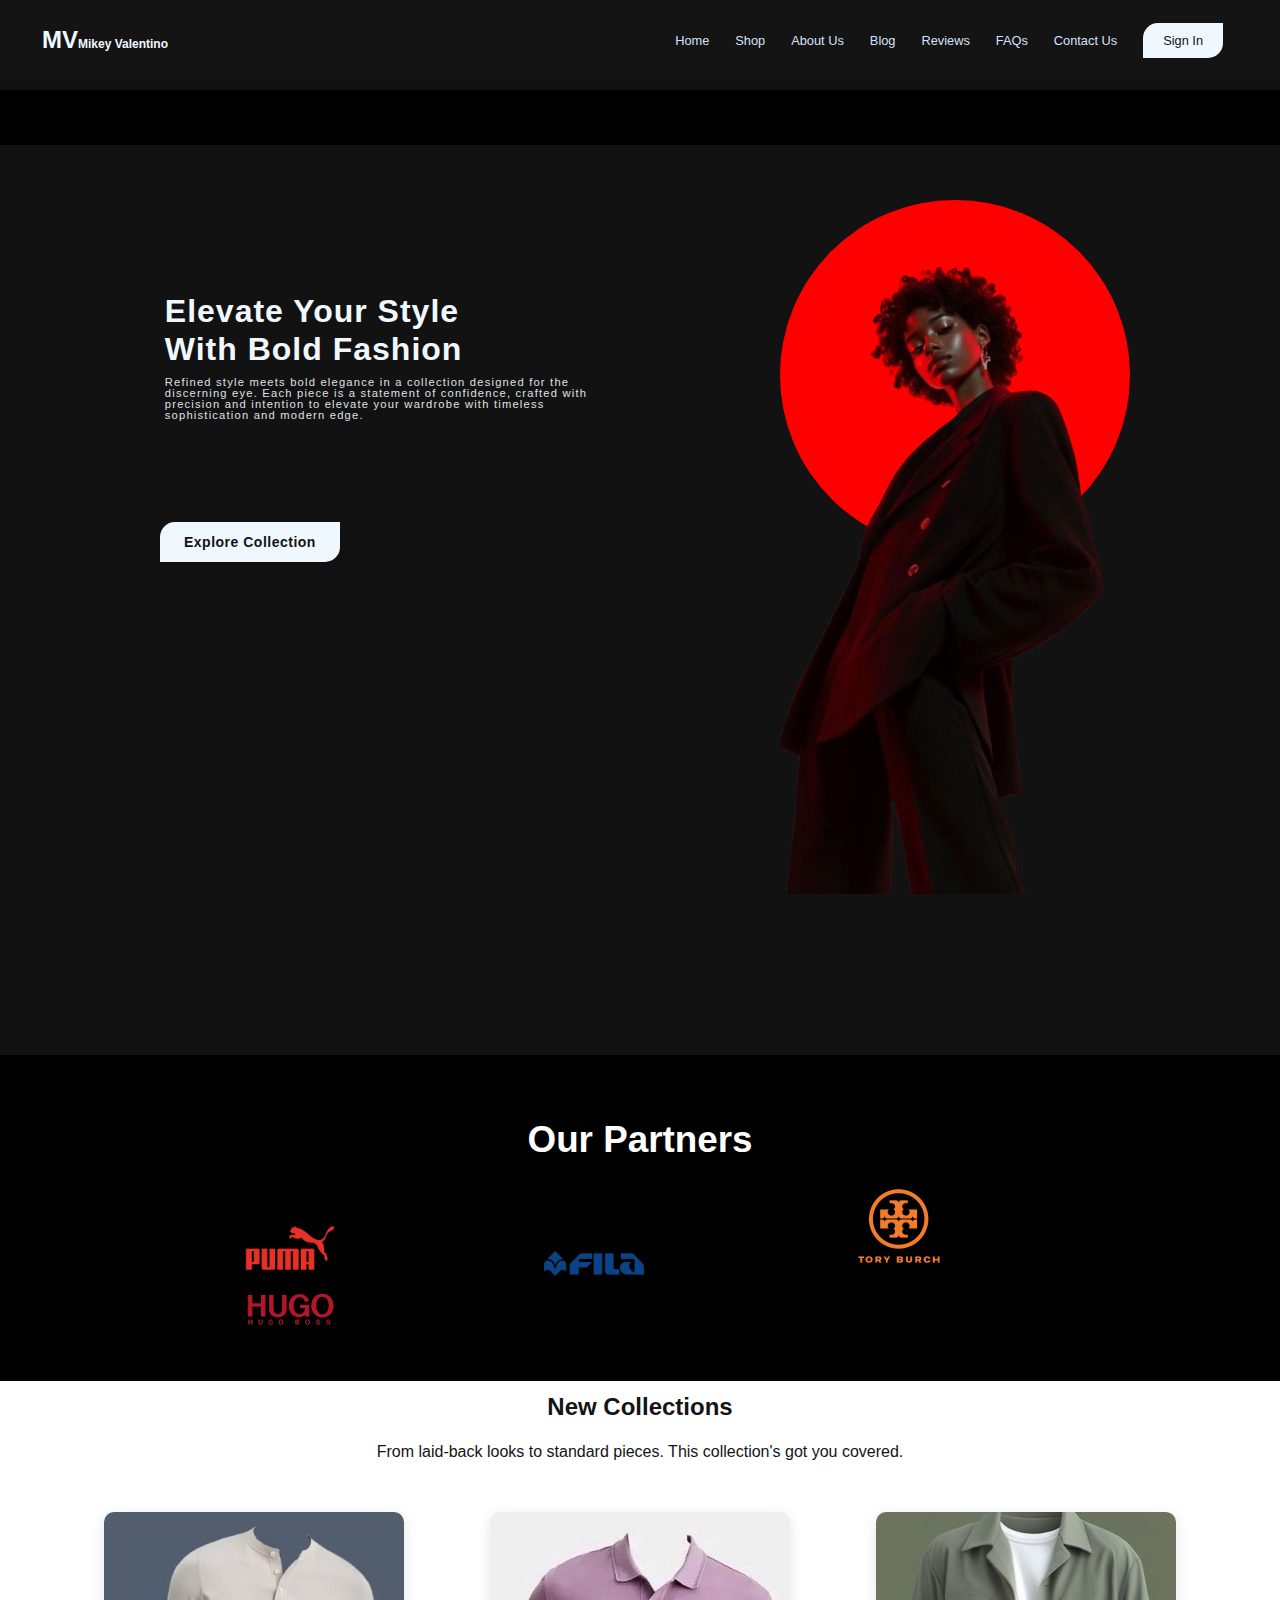
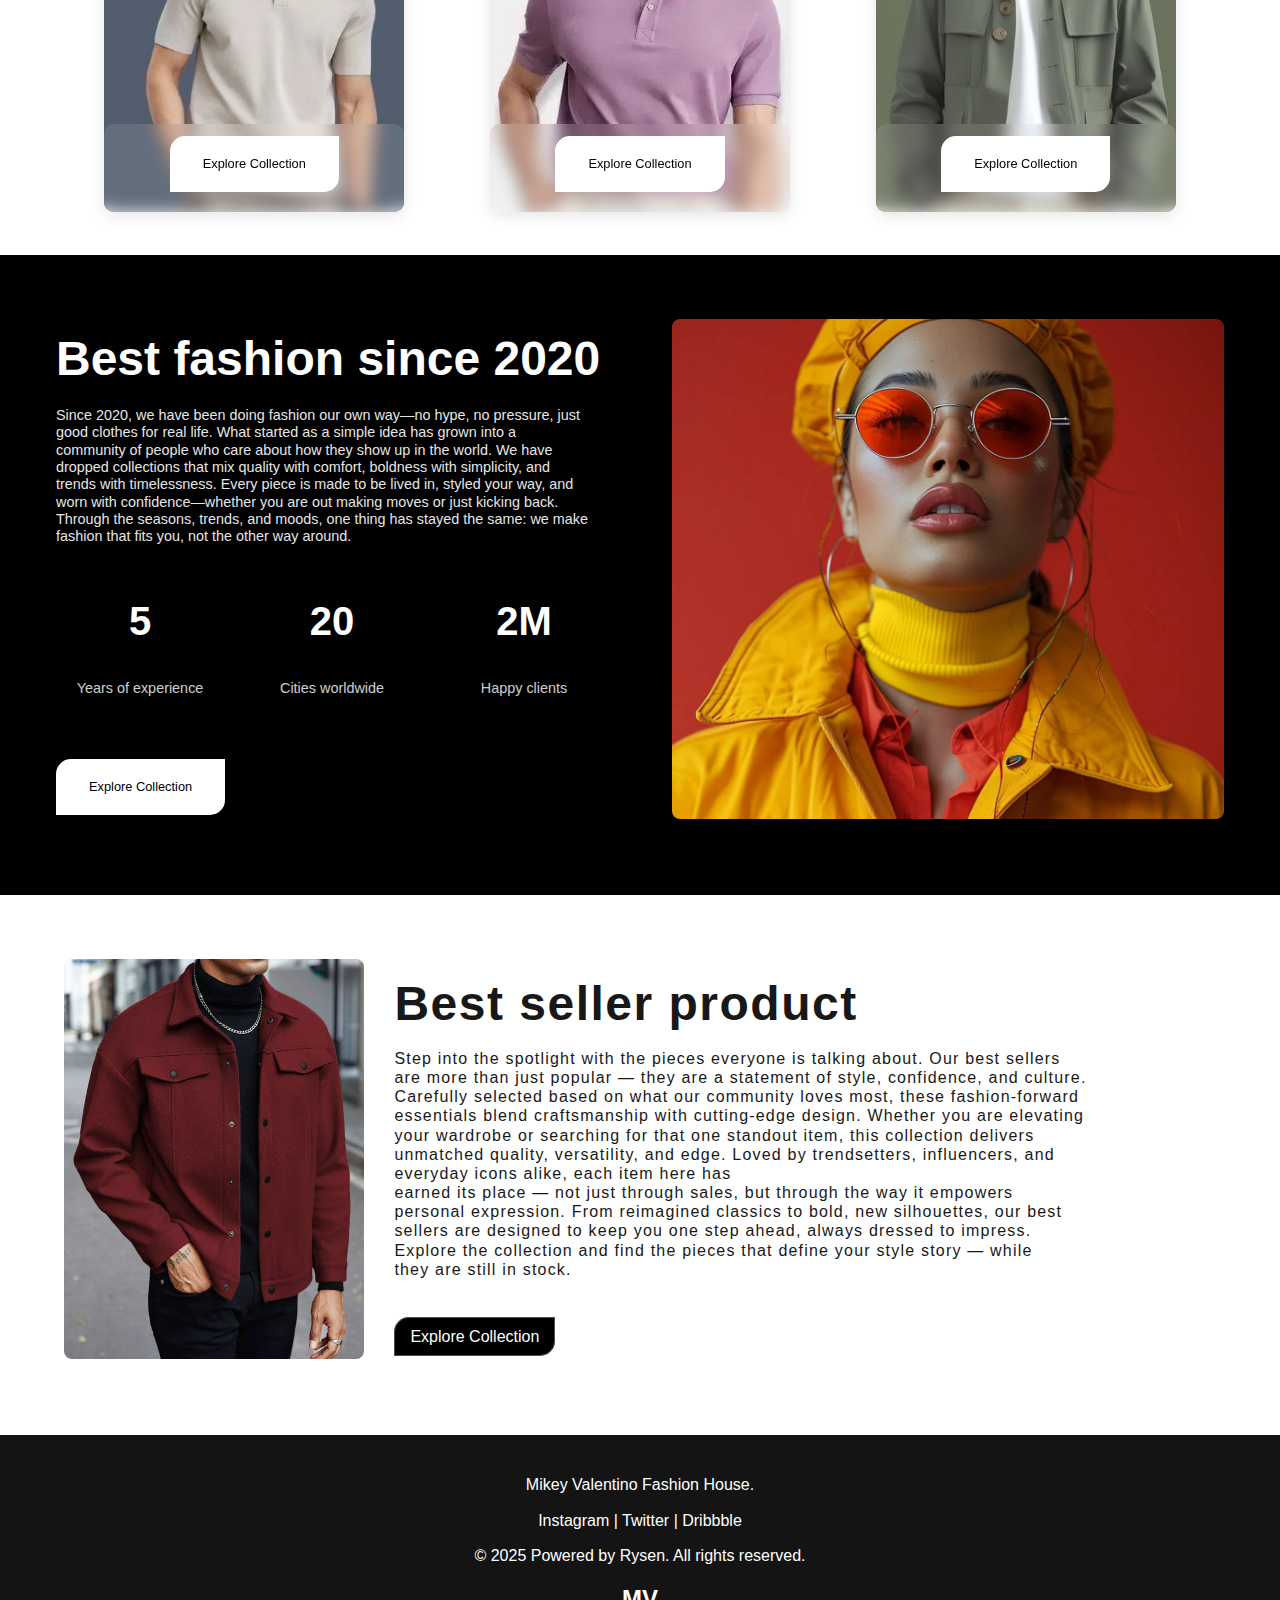
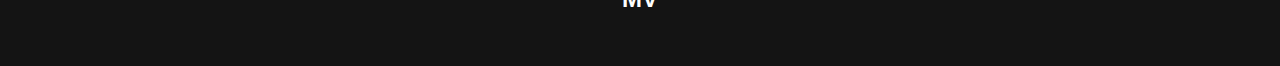
<file: index.html>
<!DOCTYPE html>
<html lang="en">
<head>
    <meta charset="UTF-8">
    <meta name="viewport" content="width=device-width, initial-scale=1.0">
    <title>Document</title>
    <link rel="stylesheet" href="style.css">
</head>
<body>
    <header>
        <!--The Header/Nav Of The Website-->
       <section id="header">
         <div>
                <h1>MV<span>Mikey Valentino</span></h1>
            </div>
        </section>
        <div class="navbar">
            <nav>
                <ul class="nav-links">
                    <li><a href="#Marquee">Home</a></li>
                    <li><a href="shop index1.html">Shop</a></li>
                    <li><a href="about.html">About Us</a></li>
                    <li><a href="fashion blog.html">Blog</a></li>
                    <li><a href="testimonials.html">Reviews</a></li>
                    <li><a href="faq.html">FAQs</a></li>
                    <li><a href="#" onclick="alert('Open, Pick an app?'); return false;">Contact Us</a></li>
                     <li><a href="sign-In.html" class="signin-button">Sign In</a></li>
                </ul>
            </nav>
        </div>
    </header>

     <!--The Marquee Section-->
        <section id="Marquee">
            <a href="shop index1.html" class="marquee-container">
                <div class="marquee">
                    <div class="marquee-content">
                        📢 FLASH SALE! 70% OFF EVERYTHING – TODAY ONLY! 📢
                        📢 FLASH SALE! 70% OFF EVERYTHING – TODAY ONLY! 📢
                    </div>
                </div>
            </a>
    </section>
    <main>

        <!--The main content of the website begins here-->
         <section id="homepage" class="homepage">
            <div class="bannertext">
               <h1 class="bannertext-title">Elevate Your Style <br> With Bold Fashion</h1>
                <p class="bannertext-title-disc">Refined style meets bold elegance in a collection designed for the <br>
                discerning eye. Each piece is a statement of confidence, crafted with <br>
                precision and intention to elevate your wardrobe with timeless <br>
                sophistication and modern edge.
                </p>
                    <div class="bannerimage">
                         <div class="shape"></div>
                         <img src="images/Home.png" alt="home1">
                    </div>
            </div>
                <a href="collection.html" class="explore-button">Explore Collection</a>
         </section>
         <section id="our-partners">
            <div>
               <h2>Our Partners</h2>
            </div>
            <div class="Logo-container">
                <img src="images/Logo 1.png" alt="Logo1">
                <img src="images/Logo 2.png" alt="Logo2">
                <img src="images/Logo 3.png" alt="Logo3">
                <img src="images/Logo 4.png" alt="Logo4">
            </div>
         </section>

         <!--New Collection Section-->
                 <section class="new-collections">
                    <div class="section-header">
                        <h2>New Collections</h2>
                        <p>From laid-back looks to standard pieces. This collection's got you covered.</p>
                    </div>

                    <div class="collection-flex">
                        <!-- Item 1 -->
                        <div class="collection-card">
                        <img src="images/collection 1.jpg" alt="Fashion Item 1">
                        <div class="button-wrapper">
                            <div class="blur-background"></div>
                            <a href="collection.html" class="explore-btn">Explore Collection</a>
                        </div>
                        </div>

                        <!-- Item 2 -->
                        <div class="collection-card">
                        <img src="images/collection 2.jpg" alt="Fashion Item 2">
                        <div class="button-wrapper">
                            <div class="blur-background"></div>
                            <a href="shop index1.html" class="explore-btn">Explore Collection</a>
                        </div>
                        </div>

                        <!-- Item 3 -->
                        <div class="collection-card">
                        <img src="images/collection 3.jpg" alt="Fashion Item 3">
                        <div class="button-wrapper">
                            <div class="blur-background"></div>
                            <a href="shop index1.html" class="explore-btn">Explore Collection</a>
                        </div>
                        </div>
                    </div>
                    </section>

                     <!--Best Fashion Section-->
                    <section class="best-fashion">
                        <div class="container">
                            <div class="content-wrapper">
                            <div class="text-content">
                                  <h2>Best fashion since 2020</h2>
                                    <p>Since 2020, we have been doing fashion our own way—no hype, no pressure, just <br>
                                        good clothes for real life. What started as a simple idea has grown into a <br>
                                        community of people who care about how they show up in the world. We have <br>
                                        dropped collections that mix quality with comfort, boldness with simplicity, and <br>
                                        trends with timelessness. Every piece is made to be lived in, styled your way, and <br>
                                        worn with confidence—whether you are out making moves or just kicking back. <br>
                                        Through the seasons, trends, and moods, one thing has stayed the same: we make <br>
                                        fashion that fits you, not the other way around.</p>
                                
                                <div class="stats-grid">
                                <div class="stat-item">
                                    <div class="stat-number">5</div>
                                    <div class="stat-label">Years of experience</div>
                                </div>
                                <div class="stat-item">
                                    <div class="stat-number">20</div>
                                    <div class="stat-label">Cities worldwide</div>
                                </div>
                                <div class="stat-item">
                                    <div class="stat-number">2M</div>
                                    <div class="stat-label">Happy clients</div>
                                </div>
                                </div>
                                
                                <a href="shop index1.html" class="explore-btn">Explore Collection</a>
                            </div>
                            
                            <div class="image-content">
                                <img src="images/bestfashionimg.jpg" alt="Our fashion since 2020">
                            </div>
                            </div>
                        </div>
                    </section>
                     <!--Best Seller Section-->
                    <section class="best-seller">
                            <div class="best-seller-container"></div>
                            <div class="best-seller-image">
                                <img src="images/Bestseller.jpg" alt="Best Seller">
                             </div>
                             <div class="best-seller-content">
                             <div>
                                <h2>Best seller product</h2>
                                    <p>Step into the spotlight with the pieces everyone is talking about. Our best sellers <br>
                                    are more than just popular — they are a statement of style, confidence, and culture. <br>
                                    Carefully selected based on what our community loves most, these fashion-forward<br>
                                    essentials blend craftsmanship with cutting-edge design. Whether you are elevating <br>
                                    your wardrobe or searching for that one standout item, this collection delivers <br>
                                    unmatched quality, versatility, and edge.
                                    Loved by trendsetters, influencers, and <br> everyday icons alike, each item here has <br>
                                    earned its place — not just through sales, but through the way it empowers <br>
                                    personal expression. From reimagined classics to bold, new silhouettes, our best <br>
                                    sellers are designed to keep you one step ahead, always dressed to impress.
                                    <br>Explore the collection and find the pieces that define your style story — while <br>
                                    they are still in stock.</p>
                                    <a href="shop index1.html" class="explore-btn6">Explore Collection</a>
                                </div>
                                </div>
        
                         </section>
        </main>
                         <!--Footer Section-->
                        <footer>
                                <div class="footer-content">
                                    <p>Mikey Valentino Fashion House.</p>
                                    <p>Instagram | Twitter | Dribbble</p>
                                    <p>© 2025 Powered by Rysen. All rights reserved.</p>
                                </div>
                                <div class="footer-logo">MV</div>
                            </footer>
                            <script src="script.js"></script>
</body>

</html>
</file>
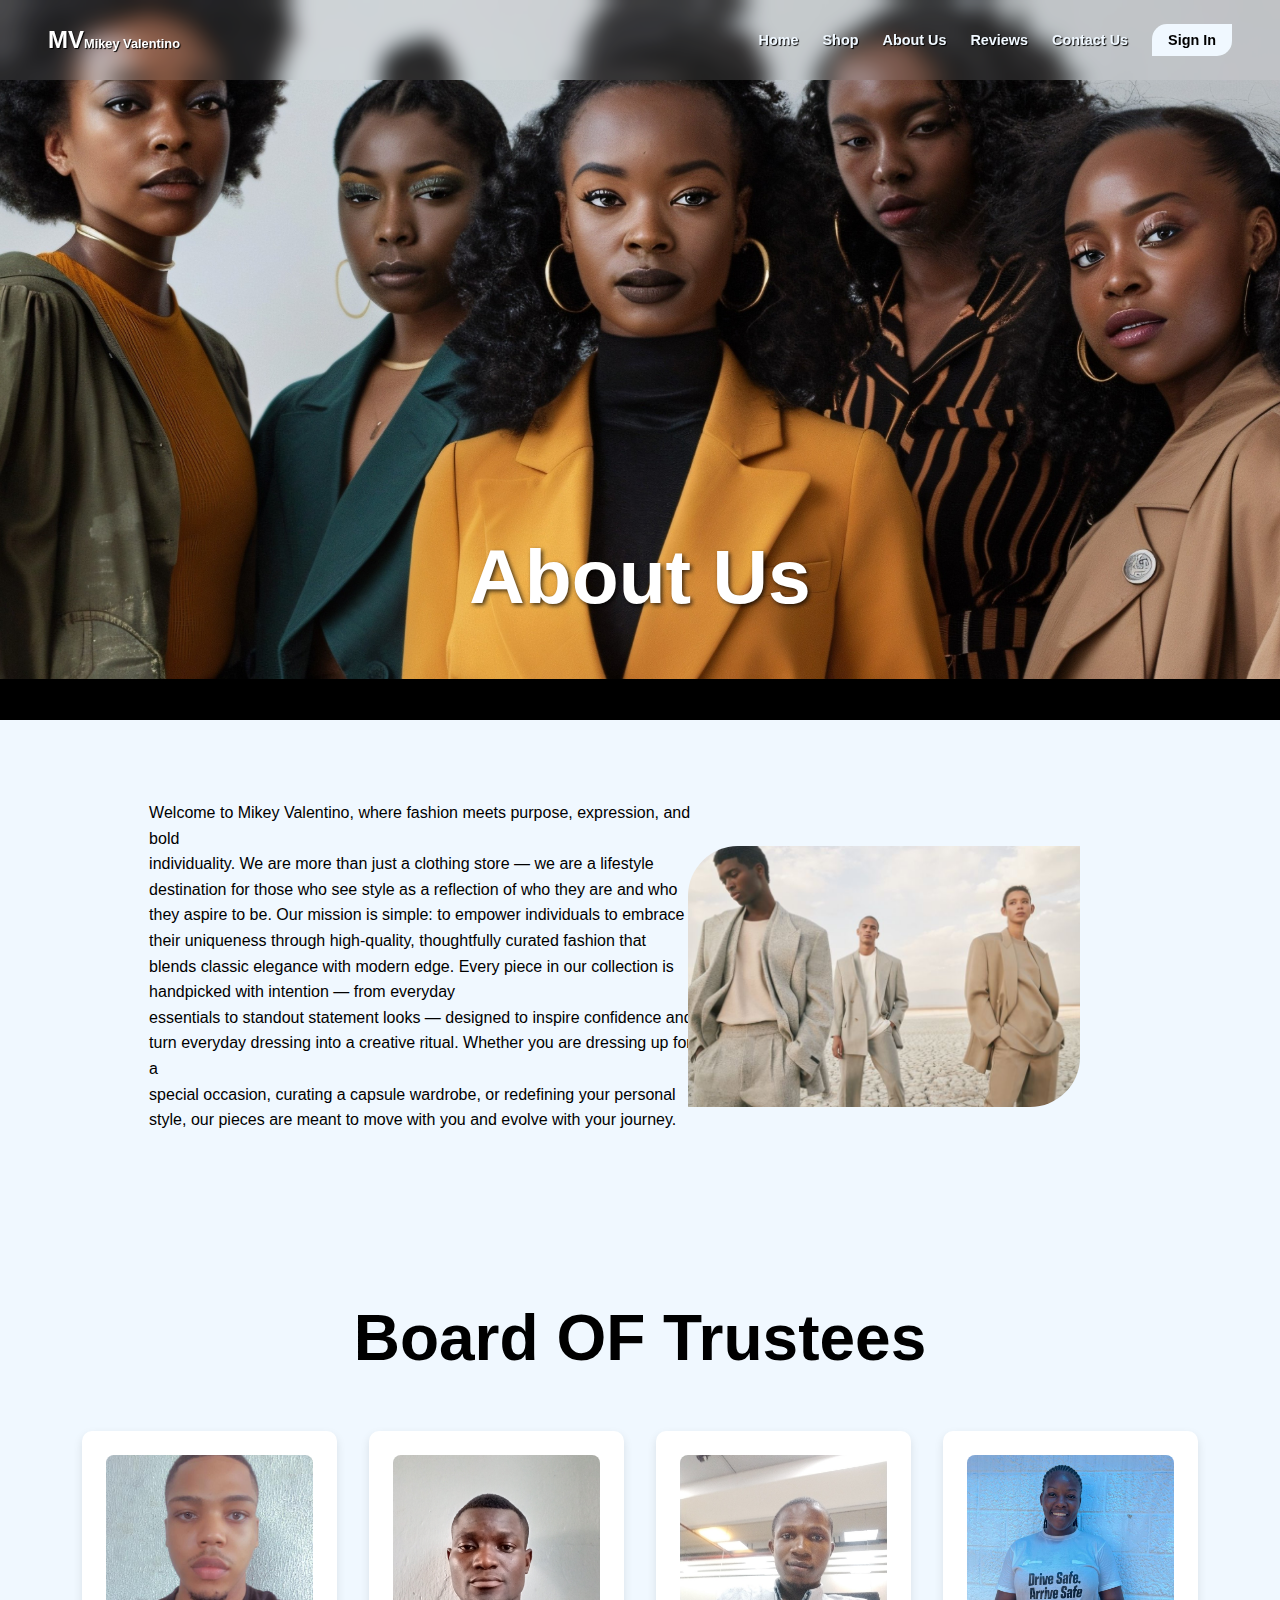
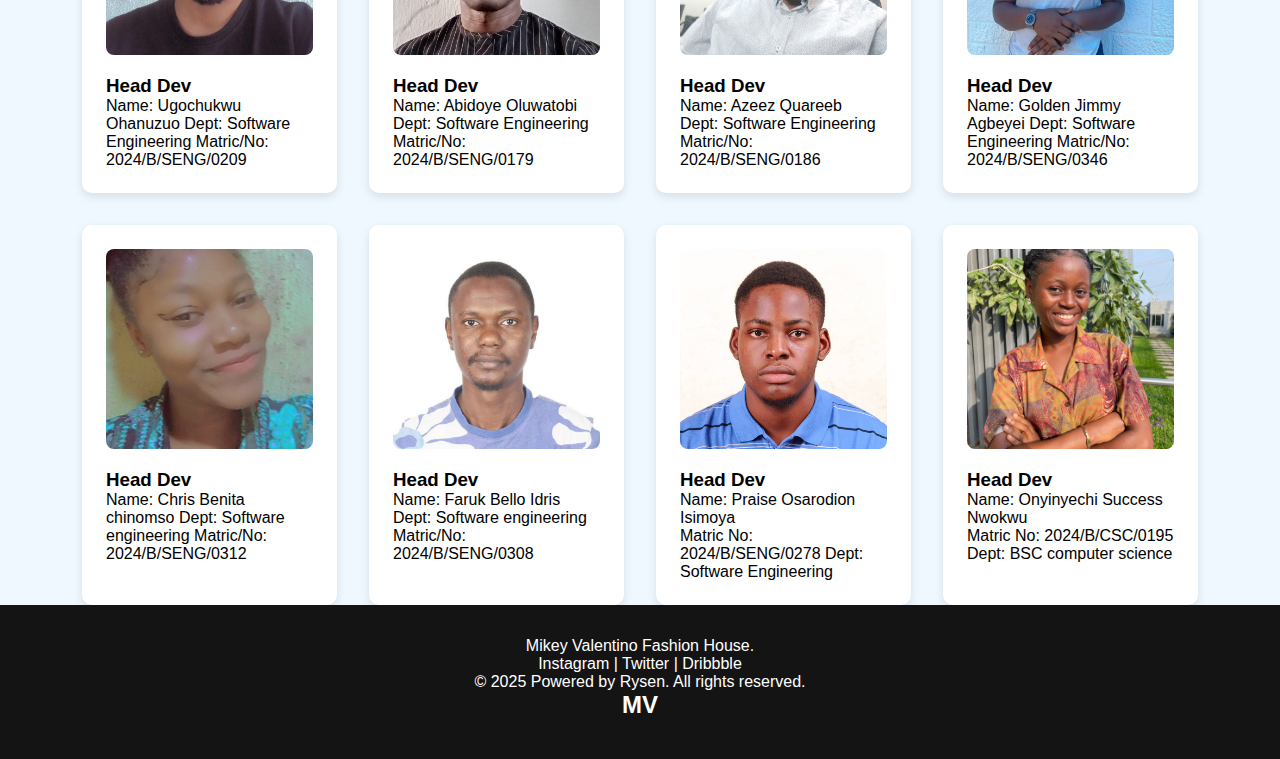
<file: about.html>
<!DOCTYPE html>
<html lang="en">
<head>
    <meta charset="UTF-8">
    <meta name="viewport" content="width=device-width, initial-scale=1.0">
    <title>Document</title>
    <link rel="stylesheet" href="about.css">
</head>
<body>
    <header>
        <!--The Header Of The Webpage-->
     <section id="header">
            <h1>MV<span>Mikey Valentino</span></h1>
    </section>
        <nav class=".navbar">
             <ul class="nav-links">
                    <li><a href="index.html">Home</a></li>
                    <li><a href="shop index1.html">Shop</a></li>
                    <li><a href="about.html">About Us</a></li>
                    <li><a href="testimonials.html">Reviews</a></li>
                    <li><a href="#" onclick="alert('Open, Pick an app?'); return false;">Contact Us</a></li>
                    <li><a href="sign-In.html" class="signin-button">Sign In</a></li>
            </ul>
        </nav>
    </header>
    <main>
        <!---->
        <section class="banner">
                <div>
                    <img src="images/aboutUs1.jpg" alt="About-image">
                </div>
                <div>
                    <h1>About Us</h1>
                </div>
        </section>
            <!---->
        <section class="welcome-section">
             <div class="welcome-text">
                <div class="welcome-content">
                    <p>
                            Welcome to Mikey Valentino, where fashion meets purpose, expression, and bold <br>
                            individuality. We are more than just a clothing store — we are a lifestyle <br>
                            destination for those who see style as a reflection of who they are and who<br>
                            they aspire to be. Our mission is simple: to empower individuals to embrace<br>
                            their uniqueness through high-quality, thoughtfully curated fashion that <br>
                            blends classic elegance with modern edge.
                            Every piece in our collection is <br>
                            handpicked with intention — from everyday<br>
                            essentials to standout statement looks — designed to inspire confidence and<br>
                            turn everyday dressing into a creative ritual. Whether you are dressing up for a <br>
                            special occasion, curating a capsule wardrobe, or redefining your personal <br>
                            style, our pieces are meant to move with you and evolve with your journey.
                    </p>
                </div>
                </div>
                 <div class="welcome-image">
                    <img src="images/welcome.jpg" alt="welcme-image">
                </div>
        </section>
        <!--Board Of Trustees Section-->
        <section class="Trustees">
            <div class="Board">
                <p>Board  OF Trustees</p>
            </div>
                <div class="card-group">
                     <div class="card">
                         <img src="images/student.jpg" alt="Image">
                         <h3>Head Dev</h3>
                         <p>Name: Ugochukwu Ohanuzuo
                                    Dept: Software Engineering
                                    Matric/No: 2024/B/SENG/0209</p>
                      </div>
                      <div class="card">
                            <img src="images/student1.jpg" alt="Image">
                            <h3>Head Dev</h3>
                             <p>Name: Abidoye Oluwatobi
                                    Dept: Software Engineering
                                    Matric/No: 2024/B/SENG/0179</p>
                        </div>
                        <div class="card">
                            <img src="images/student2.jpg" alt="Image">
                             <h3>Head Dev</h3>
                             <p>Name: Azeez Quareeb
                                    <br>Dept: Software Engineering 
                                    Matric/No: 2024/B/SENG/0186</p>
                        </div>
                         <div class="card">
                         <img src="images/student4.jpg" alt="Image">
                         <h3>Head Dev</h3>
                         <p>Name: Golden Jimmy Agbeyei 
                                 Dept: Software Engineering
                                 Matric/No: 2024/B/SENG/0346</p>
                      </div>
                       <div class="card">
                         <img src="images/student5.jpg" alt="Image">
                         <h3>Head Dev</h3>
                         <p>Name: Chris Benita chinomso 
                                Dept: Software engineering 
                                Matric/No: 2024/B/SENG/0312</p>
                      </div>
                       <div class="card">
                         <img src="images/student6.jpg" alt="Image">
                         <h3>Head Dev</h3>
                         <p>Name: Faruk Bello Idris<br>
                                Dept: Software engineering
                                Matric/No: 2024/B/SENG/0308</p>
                      </div>
                       <div class="card">
                         <img src="images/student7.jpg" alt="Image">
                         <h3>Head Dev</h3>
                         <p>Name: Praise Osarodion Isimoya<br>
                                Matric No: 2024/B/SENG/0278
                                Dept: Software Engineering</p>
                      </div>
                            <div class="card">
                         <img src="images/student8.jpg" alt="Image">
                         <h3>Head Dev</h3>
                         <p>Name: Onyinyechi Success Nwokwu<br>
                                Matric No: 2024/B/CSC/0195
                                Dept: BSC computer science</p>
                    </div>
                </div>
            </section>
        </main>
        <footer>
            <div class="footer">
            <div >
                <p>Mikey Valentino Fashion House.</p>
                <p>Instagram | Twitter | Dribbble</p>
                <p>© 2025 Powered by Rysen. All rights reserved.</p>
                </div>
                <div class="footer-logo">MV</div>
            </div>
        </footer>
        <script src="about.js"></script>
    </body>

</html>
</file>
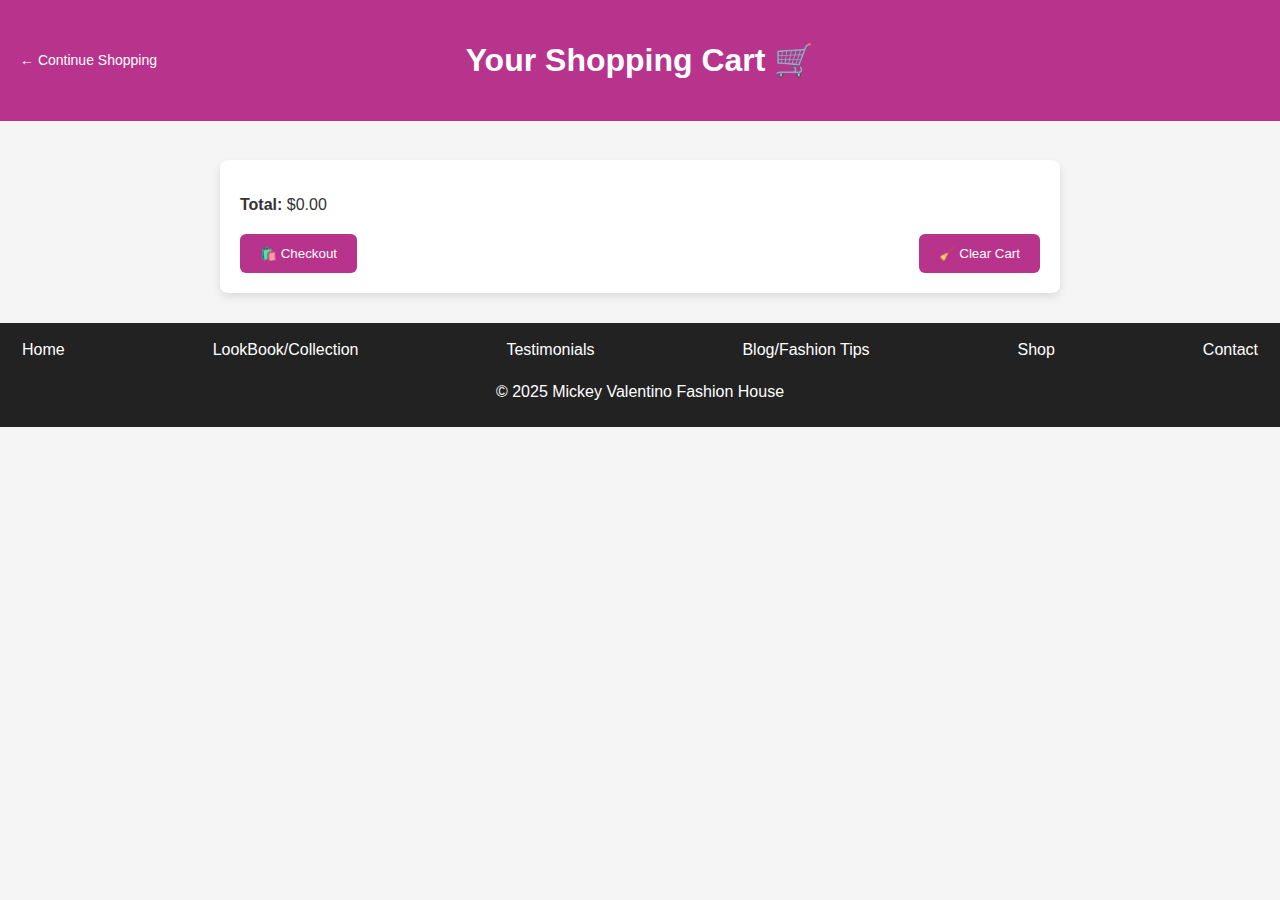
<file: cart-index.html>
<!DOCTYPE html>
<html lang="en">
<head>
  <meta charset="UTF-8" />
  <meta name="viewport" content="width=device-width, initial-scale=1.0"/>
  <title>Your Cart | Mickey Valentino</title>
  <link rel="stylesheet" href="cart-style.css" />
</head>
<body>

  <header>
    <h1>Your Shopping Cart 🛒</h1>
    <h2>                                 </h2>
    <a href="shop index1.html" class="back-link">← Continue Shopping</a>
  </header>
    <section>
            <a href="shop index1.html" class="marquee-container">
                <div class="marquee">
                    <div class="marquee-content">
                        📢 FLASH SALE! 70% OFF EVERYTHING – TODAY ONLY! 📢
                        📢 FLASH SALE! 70% OFF EVERYTHING – TODAY ONLY! 📢
                    </div>
                </div>
            </a>
    </section>
  <main class="cart-container">
    <ul id="cart-items"></ul>
    <p><strong>Total:</strong> $<span id="total">0</span></p>
    <div class="buttons">
      <button id="checkout-btn">🛍️ Checkout</button>
      <button id="reset-btn">🧹 Clear Cart</button>
    </div>
  </main>

  <footer>
     <button class="hamburger" onclick="toggleMenu()">☰</button>
    <nav class="nav-links" id="navLinks">
      <a href="index.html">Home</a>
      <a href="collection.html">LookBook/Collection</a>
      <a href="testimonials.html">Testimonials</a>
      <a href="fashion blog.html">Blog/Fashion Tips</a>
      <a href="shop index1.html">Shop</a>
      <a href="mailto:yourfashionhouse@gmail.com">Contact</a>
    </nav>
    <p>© 2025 Mickey Valentino Fashion House</p>
  </footer>

  <script src="cart-script.js"></script>
</body>
</html>
</file>
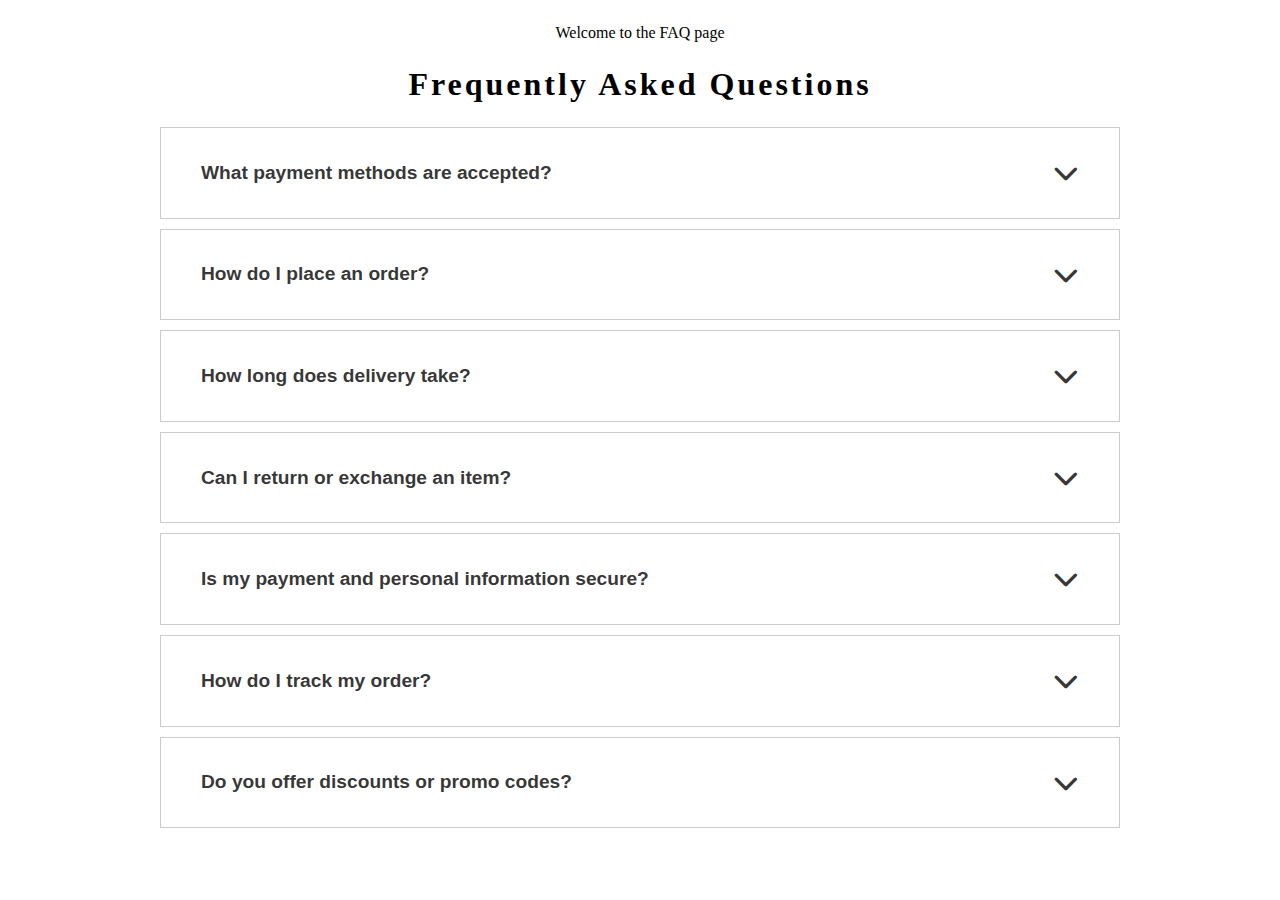
<file: faq.html>
<!DOCTYPE html>
<html lang="en">
<head>
    <meta charset="UTF-8">
    <meta name="viewport" content="width=device-width, initial-scale=1.0">
    <title>FAQ - Frequently Asked Questions</title>
    <link rel="stylesheet" href="styles.css" />
    <link rel="stylesheet" 
    href="https://cdnjs.cloudflare.com/ajax/libs/font-awesome/6.7.2/css/all.min.css" 
    integrity="sha512-Evv84Mr4kqVGRNSgIGL/F/aIDqQb7xQ2vcrdIwxfjThSH8CSR7PBEakCr51Ck+w+/U6swU2Im1vVX0SVk9ABhg==" 
    crossorigin="anonymous" 
    referrerpolicy="no-referrer" />
</head>
<body>
    <div class="wrapper">
    <p>Welcome to the FAQ page</p>
    <h1>Frequently Asked Questions</h1>

    <!-- This is the first FAQ -->
    <div class="faq">
        <button class="accordion">
            What payment methods are accepted?
            <i class="fa-solid fa-chevron-down"></i>
        </button>
        <div class="pannel">
            <p>We accept all major credit and debit cards (Visa, MasterCard, Verve), 
                PayPal, bank transfers, and select mobile payment options depending on your location.
            </p>
             </div>
         </div>

         <!-- This is the second FAQ -->
    <div class="faq">
        <button class="accordion">
            How do I place an order?
            <i class="fa-solid fa-chevron-down"></i>
        </button>
        <div class="pannel">
            <p>To place an order, simply browse our catalog, select your desired items,
                choose the size or color (if applicable), and click "Add to Cart." 
                Once you're ready, go to your cart and click "Checkout" to complete your order.
            </p>
             </div>
         </div>

          <!-- This is the third FAQ -->
    <div class="faq">
        <button class="accordion">
            How long does delivery take?
            <i class="fa-solid fa-chevron-down"></i>
        </button>
        <div class="pannel">
            <p>Delivery typically takes 3–7 business days within major cities and up to 10 business days for rural areas. 
                You’ll receive a tracking link once your order is shipped.
            </p>
             </div>
         </div>

          <!-- This is the fourth FAQ -->
    <div class="faq">
        <button class="accordion">
            Can I return or exchange an item?
            <i class="fa-solid fa-chevron-down"></i>
        </button>
        <div class="pannel">
            <p>Yes. We offer a 7-day return or exchange window for unused items in their original packaging.
                Please visit our [Returns & Exchanges] page to initiate the process.
            </p>
             </div>
         </div>

          <!-- This is the fifth FAQ -->
    <div class="faq">
        <button class="accordion">
            Is my payment and personal information secure?
            <i class="fa-solid fa-chevron-down"></i>
        </button>
        <div class="pannel">
            <p>Absolutely. Our website uses SSL encryption to protect your data, 
                and we never store payment details. Your privacy and security are our top priorities.
            </p>
             </div>
         </div>

          <!-- This is the sixth FAQ -->
    <div class="faq">
        <button class="accordion">
            How do I track my order?
            <i class="fa-solid fa-chevron-down"></i>
        </button>
        <div class="pannel">
            <p>After your order is shipped, you’ll receive a confirmation email or SMS with a 
                tracking number and link. You can also track it from your account dashboard under “My Orders.”
            </p>
             </div>
         </div>

          <!-- This is the seventh FAQ -->
    <div class="faq">
        <button class="accordion">
            Do you offer discounts or promo codes?
            <i class="fa-solid fa-chevron-down"></i>
        </button>
        <div class="pannel">
            <p>Yes! We regularly offer promotions and exclusive discount codes. 
                Subscribe to our newsletter or follow us on social media to stay updated on our latest deals.
            </p>
             </div>
         </div>
    </div>    
    <script>
        var acc = document.getElementsByClassName ("accordion");
        var i;

        for (i = 0; i < acc.length; i++) {
            acc[i].addEventListener("click", function()
            {
            this.classList.toggle("active");
            this.parentElement.classList.toggle("active");

            var pannel = this.nextElementSibling;
            if(pannel.style.display === "block") {
                pannel.style.display = "none";
        } else { pannel.style.display = "block";
        }
         });
        }
    </script>
</body>
</html>
</file>
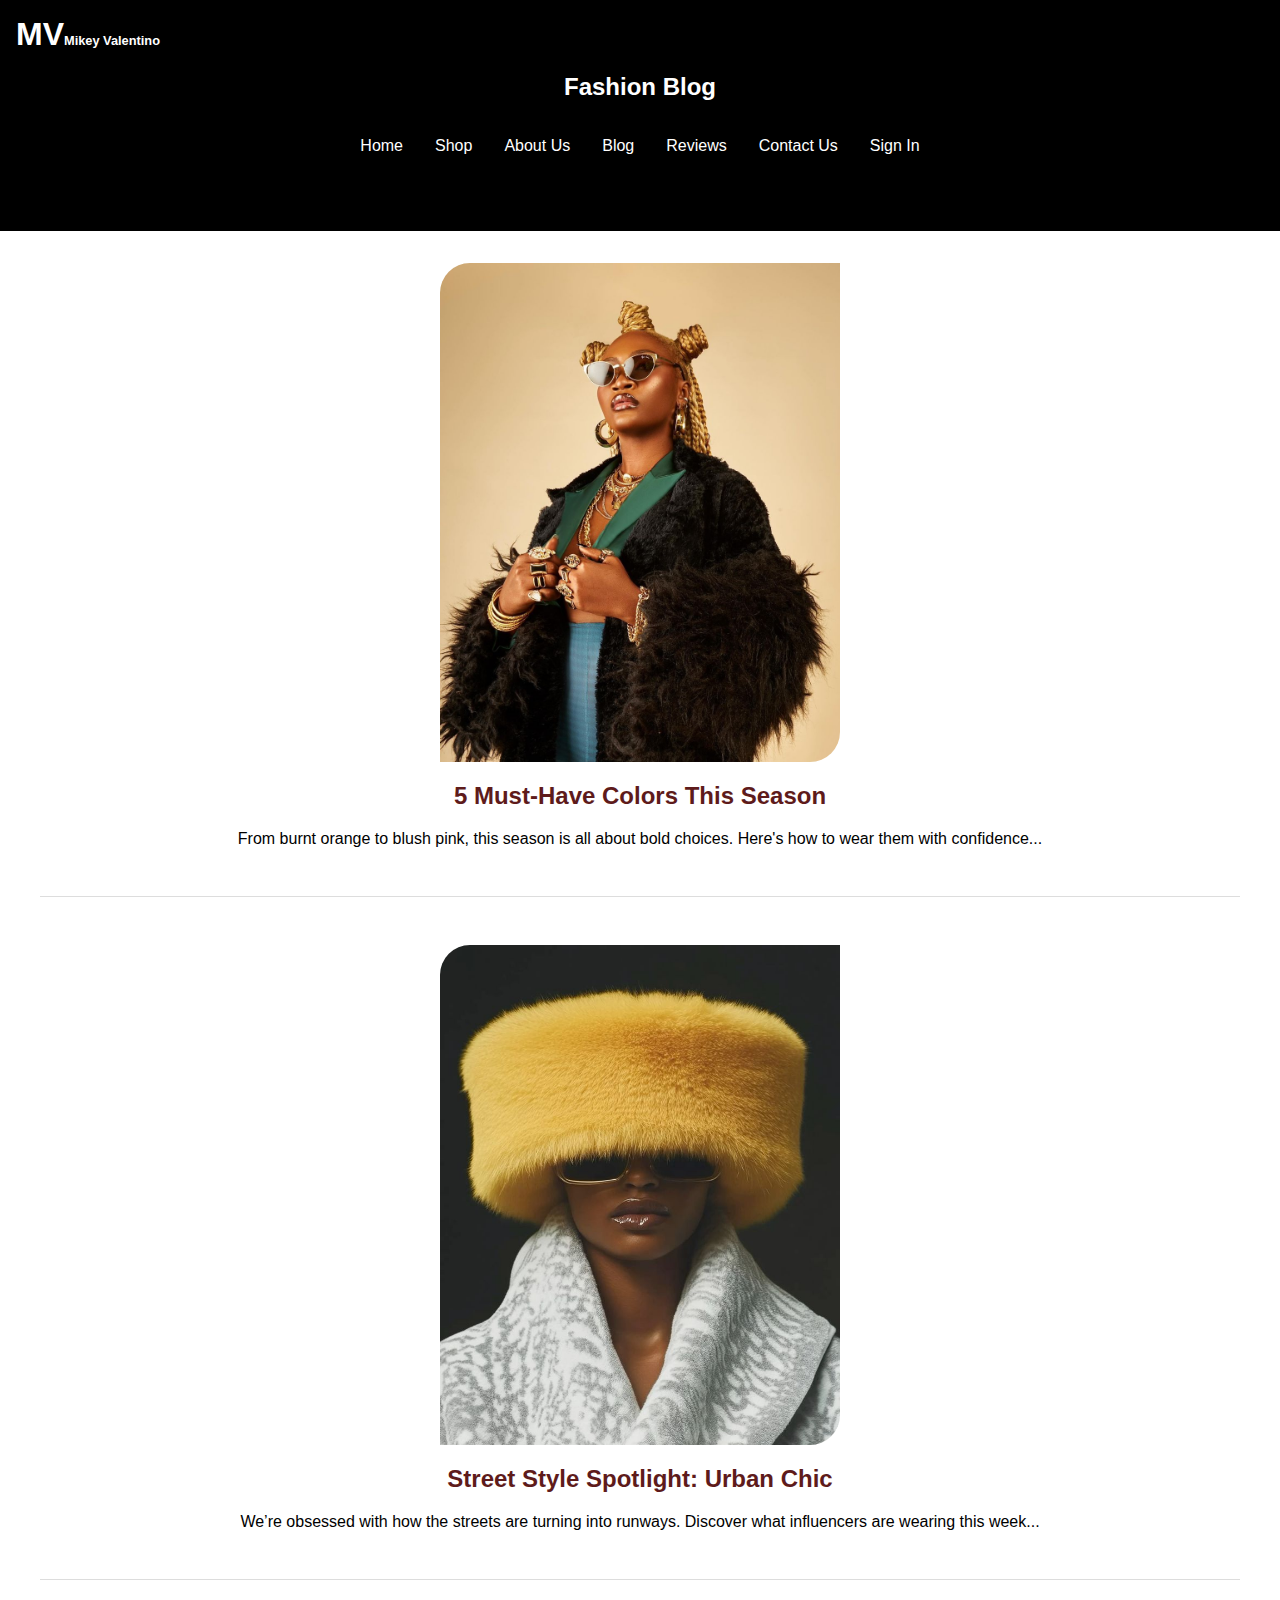
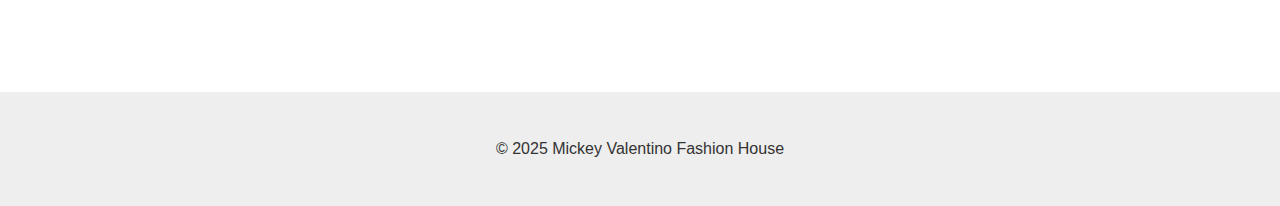
<file: fashion blog.html>
<!DOCTYPE html>

<html lang="en">
<head>
  <meta charset="UTF-8" />
  <meta name="viewport" content="width=device-width, initial-scale=1.0"/>
  <link rel="stylesheet" href="fashionblog.css">
  <title>Fashion Blog</title>
</head>

<body>
  <header>
    <!--The Header/Nav Of The Website-->
    <h1>MV<span>Mikey Valentino</span></h1>
       <section id="header">
         <div>
                <h2>Fashion Blog</h1>
            </div>
        </section>
            <nav>
                <ul class="nav-links">
                    <li><a href="index.html">Home</a></li>
                    <li><a href="shop index1.html">Shop</a></li>
                    <li><a href="about.html">About Us</a></li>
                    <li><a href="fashion blog.html">Blog</a></li>
                    <li><a href="testimonials.html">Reviews</a></li>
                    <li><a href="#contactus">Contact Us</a></li>
                     <li><a href="sign-In.html" class="signin-button">Sign In</a></li>
                </ul>
            </nav>
    </header>

     <!--The Marquee Section-->
        <section>
            <a href="shop index1.html" class="marquee-container">
                <div class="marquee">
                    <div class="marquee-content">
                        📢 FLASH SALE! 70% OFF EVERYTHING – TODAY ONLY! 📢
                        📢 FLASH SALE! 70% OFF EVERYTHING – TODAY ONLY! 📢
                    </div>
                </div>
            </a>
    </section>
  </header>

  <div class="blog-container">
    <div class="blog-post">
      <img src="images/Blog.jpg" alt="Trendy outfit">
      <h2>5 Must-Have Colors This Season</h2>
      <p>From burnt orange to blush pink, this season is all about bold choices. Here's how to wear them with confidence...</p>
    </div>

    <div class="blog-post">
      <img src="images/Blog2.jpg" alt="Street style fashion">
      <h2>Street Style Spotlight: Urban Chic</h2>
      <p>We’re obsessed with how the streets are turning into runways. Discover what influencers are wearing this week...</p>
    </div>

    <!-- Add more blog posts here -->
  </div>

  <footer>
  <p>© 2025 Mickey Valentino Fashion House</p>
  </footer>
</body>
</html>
</file>
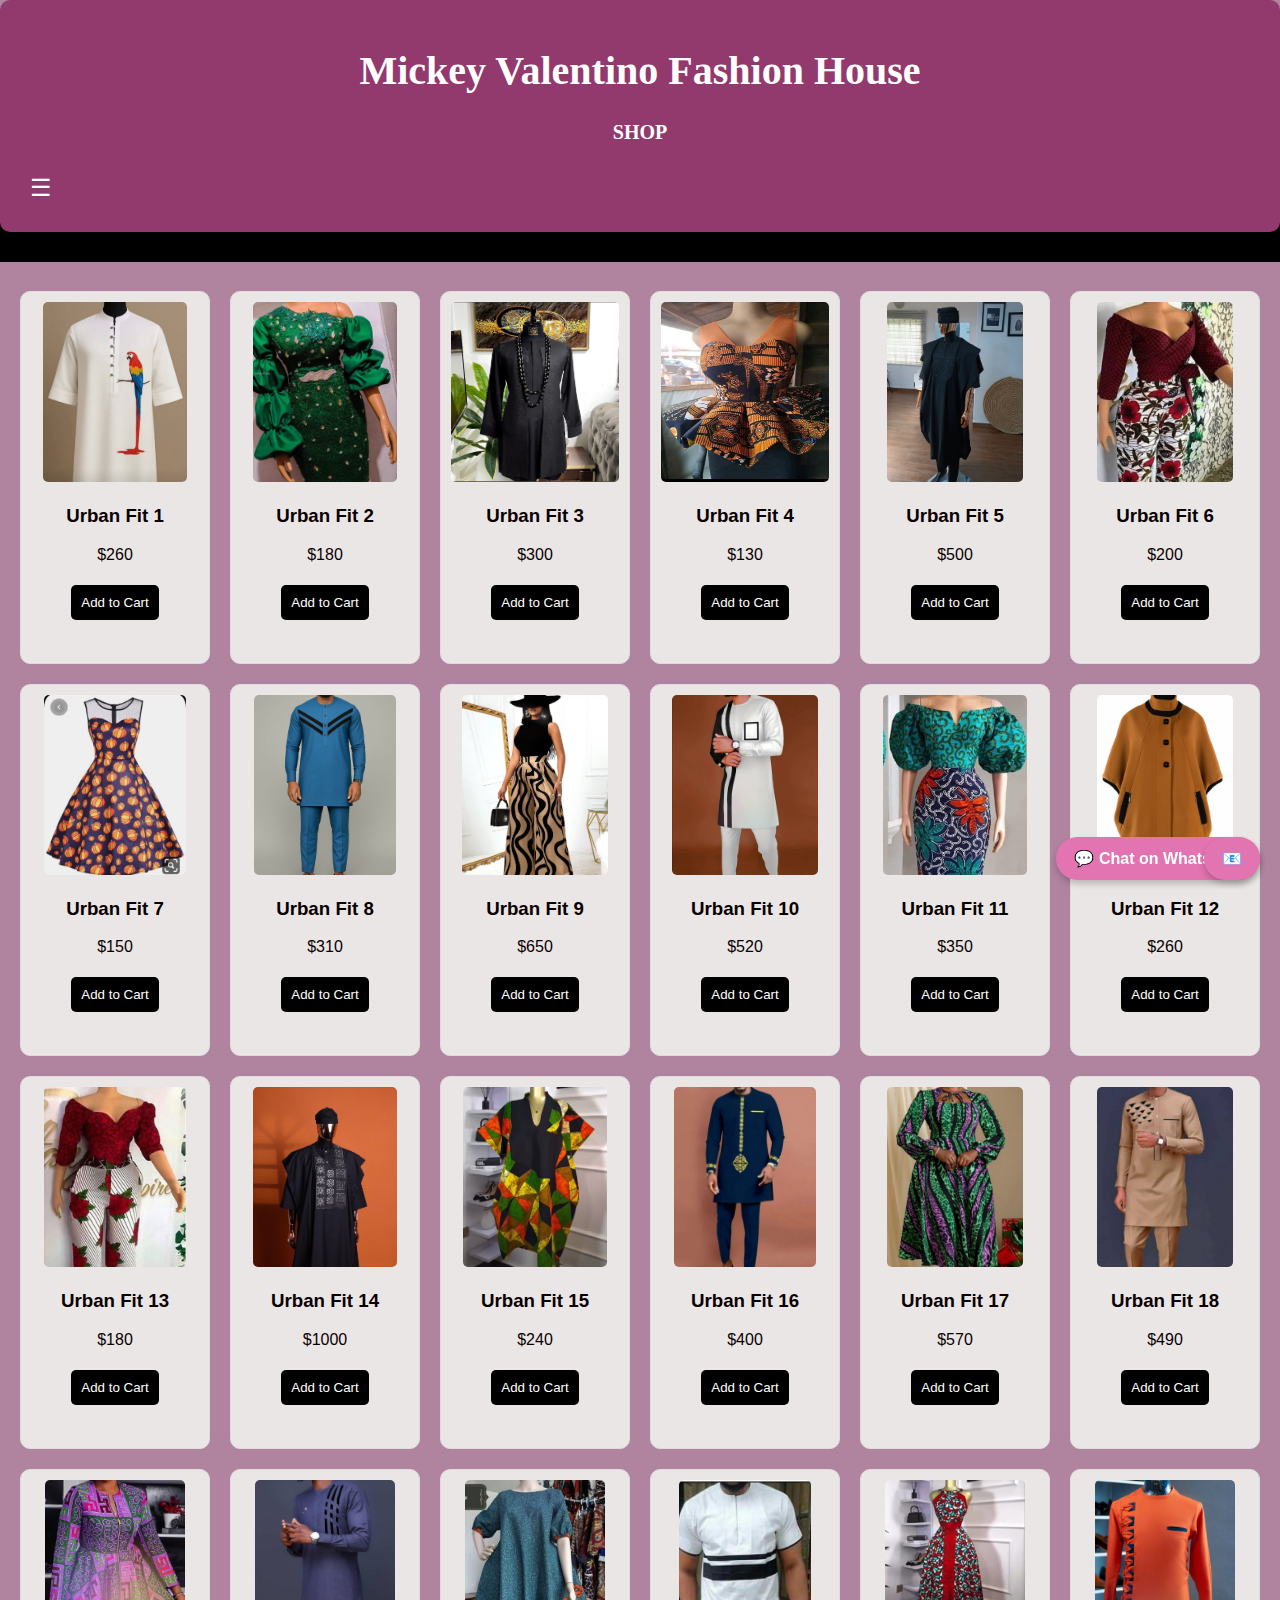
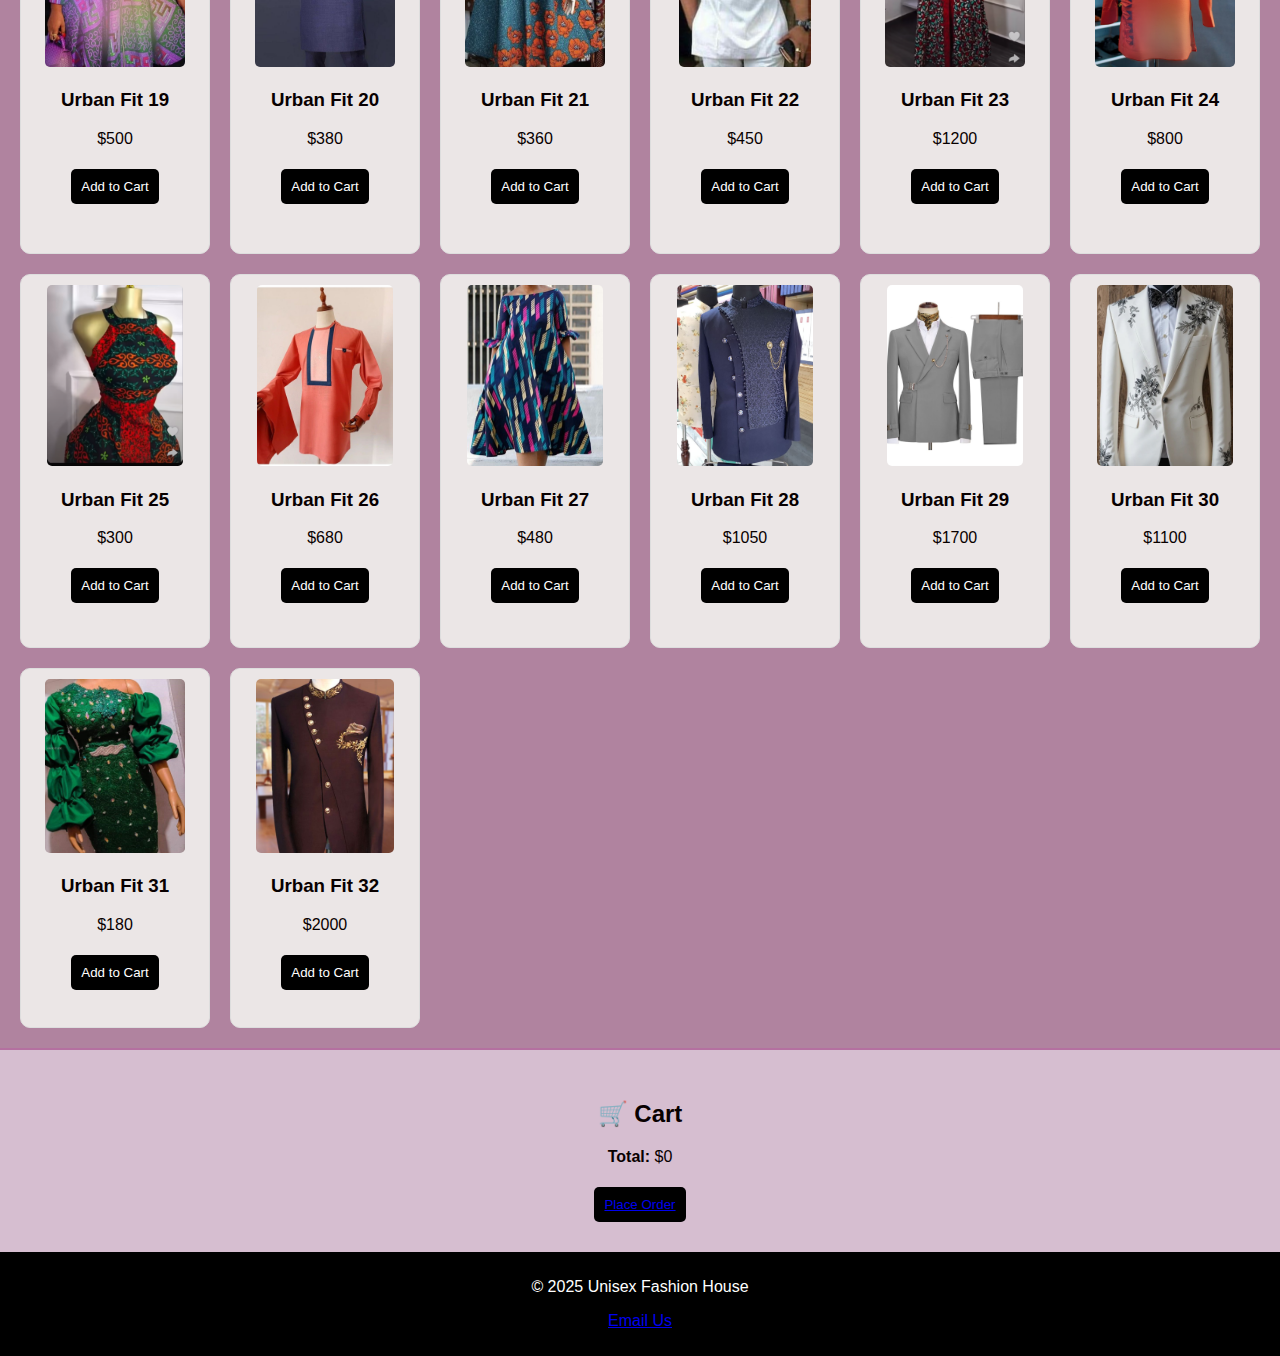
<file: shop index1.html>
<!DOCTYPE html>
<html lang="en">
<head>
  <meta charset="UTF-8">
  <meta name="viewport" content="width=device-width, initial-scale=1">
  <title>Mickey Valentino Shop </title>
  <link rel="stylesheet" href="Shop style3.css">
</head>
<body>
  <header>
    <h1>Mickey Valentino Fashion House</h1>
    <p><strong>SHOP</strong></p>
     <button class="hamburger" onclick="toggleMenu()">☰</button>
    <nav class="nav-links" id="navLinks">
      <a href="index.html">Home</a>
      <a href="testimonials.html">Testimonials</a>
      <a href="cart-index.html">Cart</a>
      <a href="collection.html">LookBook/Collection</a>
      <a href="mailto:yourfashionhouse@gmail.com">Contact</a>
    </nav>
  </header>
  <!--The Marquee Section-->
       <section>
            <a href="shop index1.html" class="marquee-container">
                <div class="marquee">
                    <div class="marquee-content">
                        📢 FLASH SALE! 70% OFF EVERYTHING – TODAY ONLY! 📢
                        📢 FLASH SALE! 70% OFF EVERYTHING – TODAY ONLY! 📢
                    </div>
                </div>
            </a>
    </section>
  <main>
    <section class="gallery">
      <!-- Repeat this block for each product -->
       <body>
  <div id="notification" class="hidden">Item added to cart!</div>

      <!-- Sample for 20 images -->
      <div class="item" data-name="Urban Fit 1" data-price="260">
        <img src="pictures/men 001.png" alt="Look 1">
        <h3>Urban Fit 1</h3>
        <p>$260</p>
        <button class="add-to-cart">Add to Cart</button>
      </div>
      <div class="item" data-name="Urban Fit 2" data-price="180">
        <img src="pictures/FB_IMG_1588874556642.jpg" alt="Look 1">
        <h3>Urban Fit 2</h3>
        <p>$180</p>
        <button class="add-to-cart">Add to Cart</button>
      </div>
      <div class="item" data-name="Urban Fit 3" data-price="300">
        <img src="pictures/men 002 500x300.png" width="400" height="300"  alt="Look 1">
        <h3>Urban Fit 3</h3>
        <p>$300</p>
        <button class="add-to-cart">Add to Cart</button>
      </div>
      <div class="item" data-name="Urban Fit 4" data-price="130">
        <img src="pictures/female 003.jpg"  width="200" height="50" alt="Look 1">
        <h3>Urban Fit 4</h3>
        <p>$130</p>
        <button class="add-to-cart">Add to Cart</button>
      </div>
      <div class="item" data-name="Urban Fit 5" data-price="500">
        <img src="pictures/men 004.png" alt="Look 1">
        <h3>Urban Fit 5</h3>
        <p>$500</p>
        <button class="add-to-cart">Add to Cart</button>
      </div>
      <div class="item" data-name="Urban Fit 6" data-price="200">
        <img src="pictures/female 007.jpg" alt="Look 1">
        <h3>Urban Fit 6</h3>
        <p>$200</p>
        <button class="add-to-cart">Add to Cart</button>
      </div>
      <div class="item" data-name="Urban Fit 7" data-price="150">
        <img src="pictures/FB_IMG_1593039073067.jpg" alt="Look 1">
        <h3>Urban Fit 7</h3>
        <p>$150</p>
        <button class="add-to-cart">Add to Cart</button>
      </div>
      <div class="item" data-name="Urban Fit 8" data-price="310">
        <img src="pictures/men 006.png" alt="Look 1">
        <h3>Urban Fit 8</h3>
        <p>$310</p>
        <button class="add-to-cart">Add to Cart</button>
      </div>
      <div class="item" data-name="Urban Fit 9" data-price="650">
        <img src="pictures/femal 002.png" alt="Look 1">
        <h3>Urban Fit 9</h3>
        <p>$650</p>
        <button class="add-to-cart">Add to Cart</button>
      </div>
      <div class="item" data-name="Urban Fit 10" data-price="520">
        <img src="pictures/men 200.png" alt="Look 1">
        <h3>Urban Fit 10</h3>
        <p>$520</p>
        <button class="add-to-cart">Add to Cart</button>
      </div>
      <div class="item" data-name="Urban Fit 11" data-price="350">
        <img src="pictures/female 1200.jpg" alt="Look 1">
        <h3>Urban Fit 11</h3>
        <p>$350</p>
        <button class="add-to-cart">Add to Cart</button>
      </div>
      <div class="item" data-name="Urban Fit 12" data-price="260">
        <img src="pictures/men 005.png" alt="Look 1">
        <h3>Urban Fit 12</h3>
        <p>$260</p>
        <button class="add-to-cart">Add to Cart</button>
      </div>
      <div class="item" data-name="Urban Fit 13" data-price="180">
        <img src="pictures/female 035.jpg" alt="Look 1">
        <h3>Urban Fit 13</h3>
        <p>$180</p>
        <button class="add-to-cart">Add to Cart</button>
      </div>
      <div class="item" data-name="Urban Fit 14" data-price="1000">
        <img src="pictures/men 003.png" alt="Look 1">
        <h3>Urban Fit 14</h3>
        <p>$1000</p>
        <button class="add-to-cart">Add to Cart</button>
      </div>
    
      <div class="item" data-name="Urban Fit 15" data-price="240">
        <img src="pictures/female 170.png" alt="Look 1">
        <h3>Urban Fit 15</h3>
        <p>$240</p>
        <button class="add-to-cart">Add to Cart</button>
      </div>
      </div>
      <div class="item" data-name="Urban Fit 16" data-price="400">
        <img src="pictures/male 222.png" alt="Look 1">
        <h3>Urban Fit 16</h3>
        <p>$400</p>
        <button class="add-to-cart">Add to Cart</button>
      </div>
     
      <div class="item" data-name="Urban Fit 17" data-price="570">
        <img src="pictures/female 456.png" alt="Look 1">
        <h3>Urban Fit 17</h3>
        <p>$570</p>
        <button class="add-to-cart">Add to Cart</button>
      </div>
      
      <div class="item" data-name="Urban Fit 18" data-price="490">
        <img src="pictures/male 463.png" alt="Look 1">
        <h3>Urban Fit 18</h3>
        <p>$490</p>
        <button class="add-to-cart">Add to Cart</button>
      </div>
      </div>
      <div class="item" data-name="Urban Fit 19" data-price="500">
        <img src="pictures/female 332.png" alt="Look 1">
        <h3>Urban Fit 19</h3>
        <p>$500</p>
        <button class="add-to-cart">Add to Cart</button>
      </div>
     
      <div class="item" data-name="Urban Fit 20" data-price="380">
        <img src="pictures/male 657.png" alt="Look 1">
        <h3>Urban Fit 20</h3>
        <p>$380</p>
        <button class="add-to-cart">Add to Cart</button>
      </div>
      
      <div class="item" data-name="Urban Fit 21" data-price="360">
        <img src="pictures/female 484.png" alt="Look 1">
        <h3>Urban Fit 21</h3>
        <p>$360</p>
        <button class="add-to-cart">Add to Cart</button>
      </div>
      
      <div class="item" data-name="Urban Fit 22" data-price="450">
        <img src="pictures/men 007.jpg" alt="Look 1">
        <h3>Urban Fit 22</h3>
        <p>$450</p>
        <button class="add-to-cart">Add to Cart</button>
      </div>
      
      <div class="item" data-name="Urban Fit 23" data-price="1200">
        <img src="pictures/female 030.png" alt="Look 1">
        <h3>Urban Fit 23</h3>
        <p>$1200</p>
        <button class="add-to-cart">Add to Cart</button>
      </div>
     
      <div class="item" data-name="Urban Fit 24" data-price="800">
        <img src="pictures/male 2020.png" alt="Look 1">
        <h3>Urban Fit 24</h3>
        <p>$800</p>
        <button class="add-to-cart">Add to Cart</button>
      </div>
      
      <div class="item" data-name="Urban Fit 25" data-price="300">
        <img src="pictures/female 410.png" alt="Look 1">
        <h3>Urban Fit 25</h3>
        <p>$300</p>
        <button class="add-to-cart">Add to Cart</button>
      </div>
      <div class="item" data-name="Urban Fit 26" data-price="680">
        <img src="pictures/male 2021.png" alt="Look 1">
        <h3>Urban Fit 26</h3>
        <p>$680</p>
        <button class="add-to-cart">Add to Cart</button>
      </div>
      <div class="item" data-name="Urban Fit 27" data-price="480">
        <img src="pictures/female 419.png" alt="Look 1">
        <h3>Urban Fit 27</h3>
        <p>$480</p>
        <button class="add-to-cart">Add to Cart</button>
      </div>
      <div class="item" data-name="Urban Fit 28" data-price="1050">
        <img src="pictures/suit 006.png" alt="Look 1">
        <h3>Urban Fit 28</h3>
        <p>$1050</p>
        <button class="add-to-cart">Add to Cart</button>
      </div>
      <div class="item" data-name="Urban Fit 29" data-price="1700">
        <img src="pictures/suit 009.png" alt="Look 1">
        <h3>Urban Fit 29</h3>
        <p>$1700</p>
        <button class="add-to-cart">Add to Cart</button>
      </div>
      <div class="item" data-name="Urban Fit 30" data-price="1100">
        <img src="pictures/suit 003.png" alt="Look 1">
        <h3>Urban Fit 30</h3>
        <p>$1100</p>
        <button class="add-to-cart">Add to Cart</button>
      </div>
      <div class="item" data-name="Urban Fit 31" data-price="180">
        <img src="pictures/female 300.jpg" alt="Look 1">
        <h3>Urban Fit 31</h3>
        <p>$180</p>
        <button class="add-to-cart">Add to Cart</button>
      </div>
      <div class="item" data-name="Urban Fit 32" data-price="2000">
        <img src="pictures/suit 007.png" alt="Look 1">
        <h3>Urban Fit 32</h3>
        <p>$2000</p>
        <button class="add-to-cart">Add to Cart</button>
      </div>
     
    </section>

    <section class="cart-section">
      <h2>🛒 Cart</h2>
      <ul id="cart-items"></ul>
      <p><strong>Total:</strong> $<span id="total">0</span></p>
     <button><a href="cart-index.html" id="order-btn">Place Order</a></button>

    </section>
  </main>

  <footer>
    <p>© 2025 Unisex Fashion House</p>
    <a
  href="https://wa.me/2348012345678?text=Hi%20Unisex%20Fashion%20House%2C%20I'm%20interested%20in%20placing%20an%20order!"
  class="whatsapp-float"
  target="_blank"
  title="Chat with us on WhatsApp">
  💬 Chat on WhatsApp
  <p>
  📧 <a href="mailto:yourfashionhouse@gmail.com?subject=Order%20Inquiry&body=Hello%2C%20I%20would%20like%20to%20order%20..." target="_blank">Email Us</a>
</p>

  </footer>

 
  
</a>
 <script src="Shop script.js"></script>
</body>
</html>
</file>
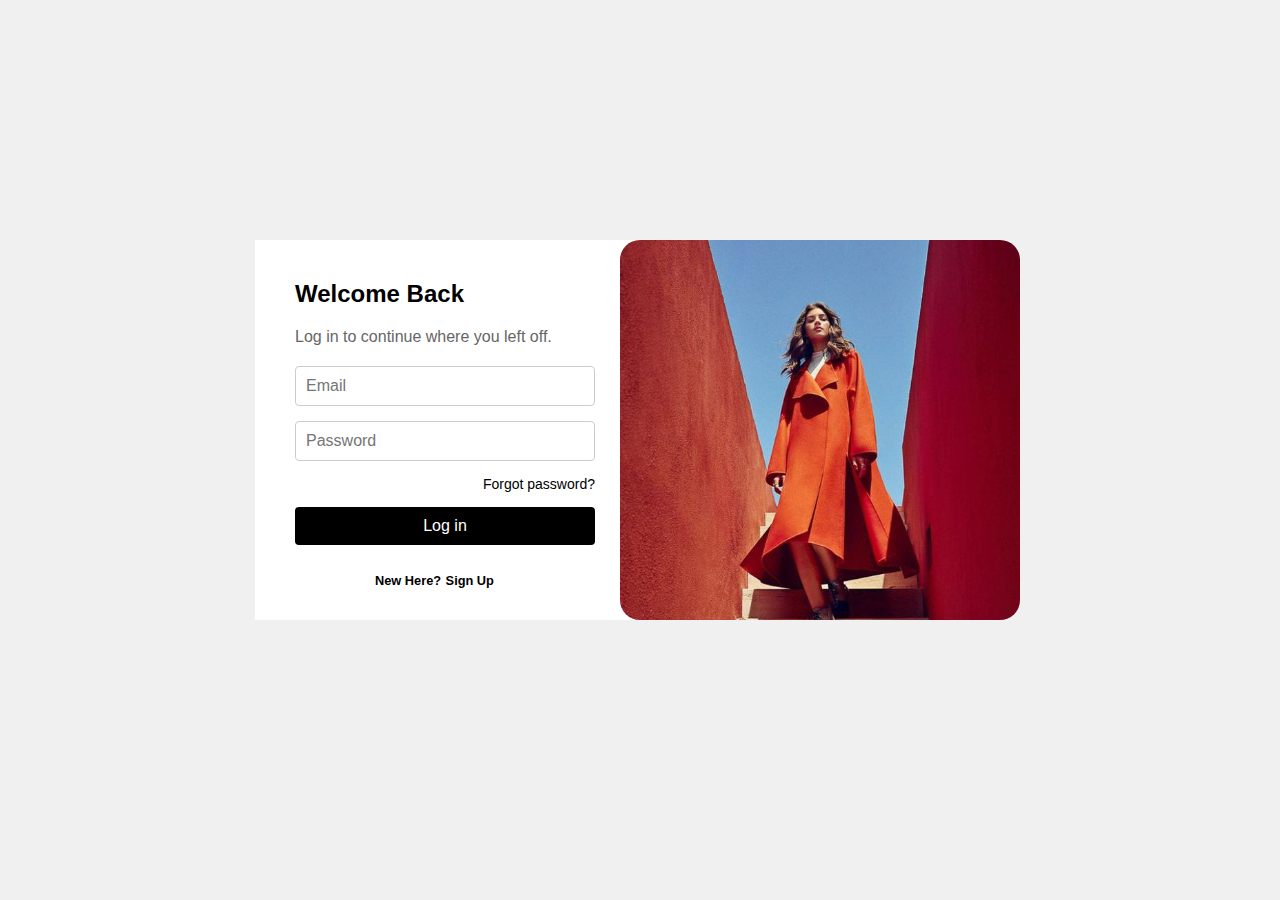
<file: sign-In.html>
<!DOCTYPE html>
<html lang="en">
<head>
    <meta charset="UTF-8">
    <meta name="viewport" content="width=device-width, initial-scale=1.0">
    <title>Account Forms</title>
    <link rel="stylesheet" href="sign-in.css">
</head>
<body>
    <section>
  <div class="form-section">
            <h2>Welcome Back</h2>
            <p>Log in to continue where you left off.</p>
            <form>
                <input type="email" placeholder="Email" required>
                <input type="password" placeholder="Password" required>
                <a href="#" class="forgot-password">Forgot password?</a>
                <button type="submit">Log in</button>
            </form>
        </div>
        <div class="sign-up">
            <p>New Here?</p>
            <a href="sign-up.html">Sign Up</a>
        </div>
        <!-- Background Image -->
        <div class="image-section">
            <img src="images/Signup-login.jpg" alt="Background Image">
        </div>
    </div>  
        </div>
        </section>
</body>
</html>
</file>
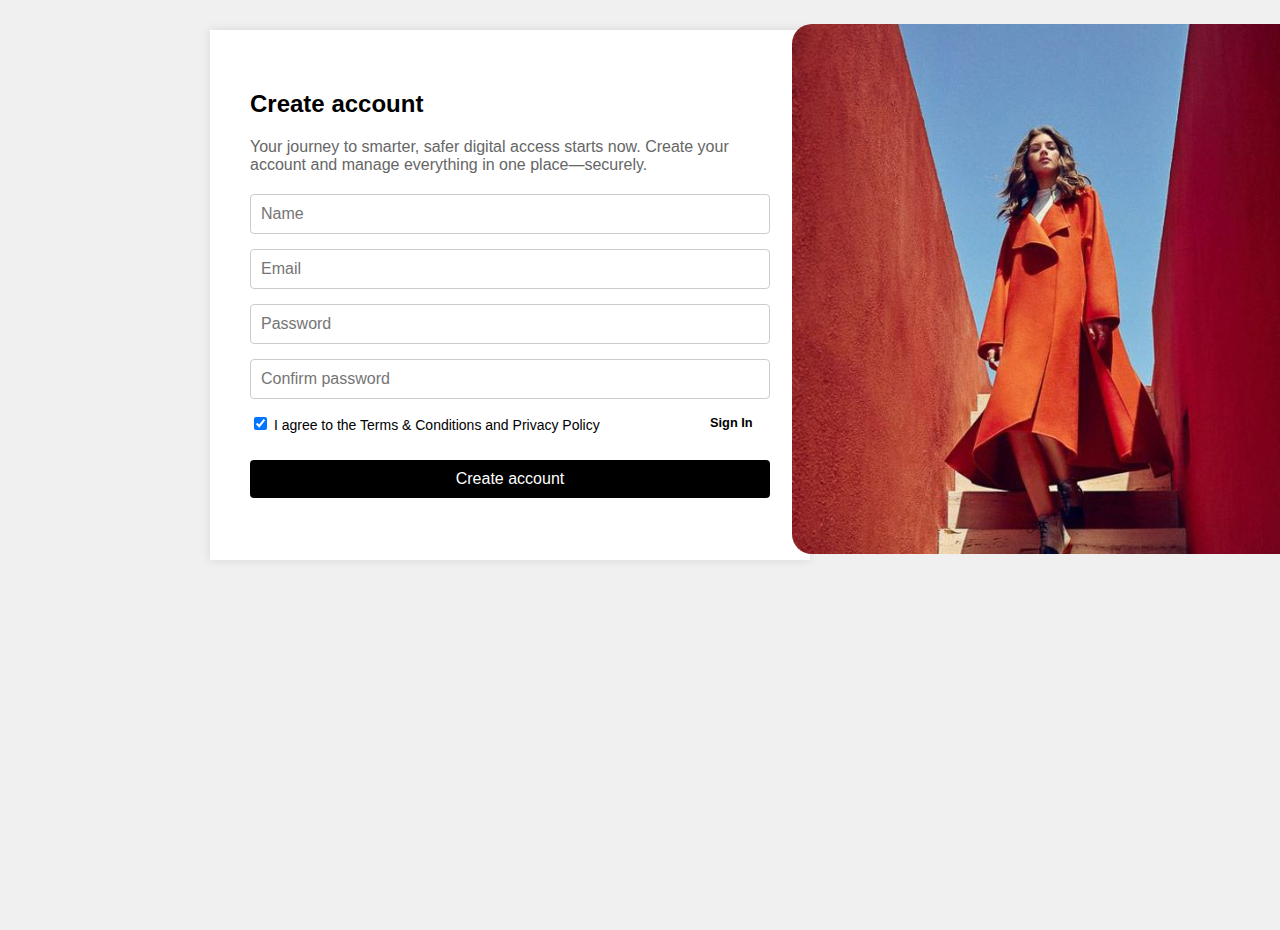
<file: sign-up.html>
<!DOCTYPE html>
<html lang="en">
<head>
    <meta charset="UTF-8">
    <meta name="viewport" content="width=device-width, initial-scale=1.0">
    <title>Account Forms</title>
    <link rel="stylesheet" href="sign-up.css">
</head>
<body>
    <div class="container">
        <!-- Create Account Form -->
        <div class="form-section">
            <h2>Create account</h2>
            <p>Your journey to smarter, safer digital access starts now. Create your account and manage everything in one place—securely.</p>
            <form>
                <input type="text" placeholder="Name" required>
                <input type="email" placeholder="Email" required>
                <input type="password" placeholder="Password" required>
                <input type="password" placeholder="Confirm password" required>
                <label>
                    <input type="checkbox" checked> I agree to the Terms & Conditions and Privacy Policy
                </label>
                <button type="submit">Create account</button>
                    <div>
                         <a href="sign-In.html" class="sign-in">Sign In</a>
                     </div>
            </form>
              <!-- Background Image -->
        <div class="image-section">
            <img src="images/Signup-login.jpg" alt="Background Image">
        </div>
     </div>
</body>        
</html>
</file>
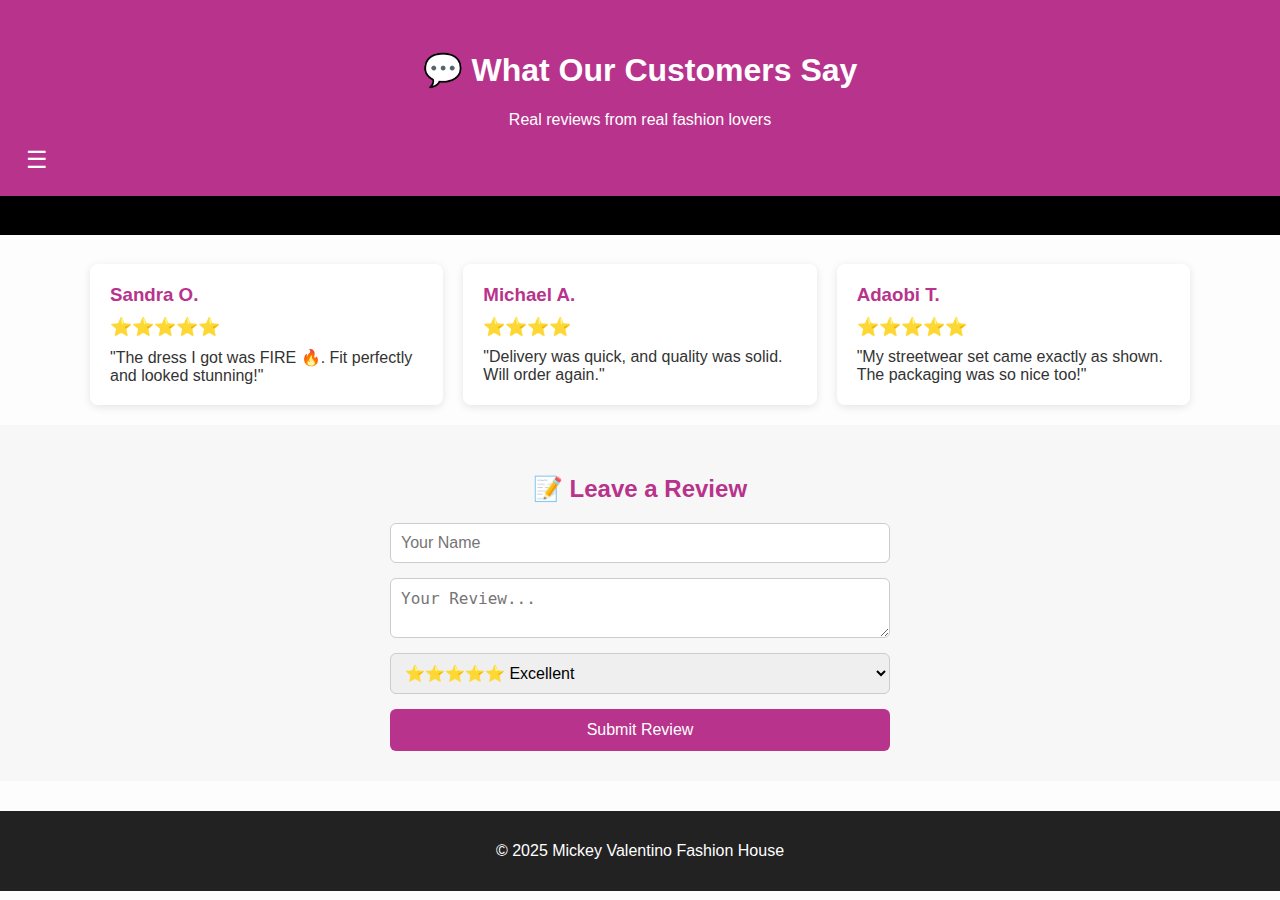
<file: testimonials.html>
<!DOCTYPE html>
<html lang="en">
<head>
  <meta charset="UTF-8" />
  <meta name="viewport" content="width=device-width, initial-scale=1.0"/>
  <title>Mickey Valentino Customers Reviews</title>
  <link rel="stylesheet" href="testimonialstyle.css" />
</head>
<body>
  <header class="testimonial-header">
    <h1>💬 What Our Customers Say</h1>
    <p>Real reviews from real fashion lovers</p>
    <button class="hamburger" onclick="toggleMenu()">☰</button>
    <nav class="nav-links" id="navLinks">
      <a href="index.html">Home</a>
      <a href="collection.html">LookBook/Collection</a>
      <a href="cart-index.html">Cart</a>
      <a href="shop index1.html">shop</a>
      <a href="mailto:yourfashionhouse@gmail.com">Contact</a>
    </nav>
  </header>
      <section>
            <a href="shop index1.html" class="marquee-container">
                <div class="marquee">
                    <div class="marquee-content">
                        📢 FLASH SALE! 70% OFF EVERYTHING – TODAY ONLY! 📢
                        📢 FLASH SALE! 70% OFF EVERYTHING – TODAY ONLY! 📢
                    </div>
                </div>
            </a>
    </section>
  <main class="testimonial-container" id="testimonialContainer">
    <!-- Reviews will load here from JS -->
  </main>

  <section class="testimonial-form">
    <h2>📝 Leave a Review</h2>
    <form id="reviewForm">
      <input type="text" id="name" placeholder="Your Name" required />
      <textarea id="message" placeholder="Your Review..." required></textarea>
      <select id="rating">
        <option value="5">⭐⭐⭐⭐⭐ Excellent</option>
        <option value="4">⭐⭐⭐⭐ Great</option>
        <option value="3">⭐⭐⭐ Good</option>
        <option value="2">⭐⭐ Fair</option>
        <option value="1">⭐ Poor</option>
      </select>
      <button type="submit">Submit Review</button>
    </form>
  </section>

  <footer>
    <p>© 2025 Mickey Valentino Fashion House</p>
  </footer>

  <script src="testimonialscript.js"></script>
</body>
</html>
</file>
<file: style.css>
:root {
  --primary-bg: rgb(19, 18, 18);
  --header-bg: #141414;
  --text-light: aliceblue;
  --accent-color: rgb(215, 32, 32);
  --transition-speed: 0.3s;
}
*{
    box-sizing: border-box;
    margin: 0;
    padding: 0;
}
body{
    font-family:  'Gill Sans', 'Gill Sans MT', Calibri, 'Trebuchet MS', sans-serif;
    background-color: var(--primary-bg);
    color: var(--text-light);
    line-height: 2.2;

}

.marquee-container {
  display: block;
  text-decoration: none;
  color: inherit;
  position: relative; 
  z-index: 100;
  top: 10vh;
}

.marquee {
  width: 100%;
  background-color: black;
  color: white;
  padding: 10px 0;
  overflow: hidden;
  position: relative;
}

.marquee-content {
  display: inline-block;
  padding-left: 100%;
  white-space: nowrap;
  animation: marquee 15s linear infinite;
  pointer-events: none; 

}

@keyframes marquee {
  0% { transform: translateX(0); }
  100% { transform: translateX(-100%); }
}

.marquee-container:hover .marquee {
  background-color: #360805;
}

.marquee-container:hover .marquee-content {
  animation-play-state: paused;
}

header{
 background-color: var(--header-bg);
  padding: 1rem 2rem;
  position: fixed;
  width: 100%;
  margin-top: 0;
  z-index: 1000;
  display: flex;
  justify-content: space-between;
  align-items: center;
  height: 80px;
  margin-top: 0vh;
}

#header h1{
    color: var(--text-light);
    font-size: 2.2rem;
    margin: 0;color: var(--text-light);
    font-size: 1.5rem;
    margin-left: 10px;
}

.menu-toggle {
  display: none;
  font-size: 24px;
  background: none;
  border: none;
  cursor: pointer;
}

span{
    font-size: 0.5em;
    color: aliceblue;
}
.bannerimage {
    position: absolute;
    right: 25%;
    top: 20%;
    width: 200px;
    height: 500px;
    animation: float 2.5s ease-in-out infinite;

}

@keyframes float {
  0%   { transform: translateY(0); }
  50%  { transform: translateY(-20px); }
  100% { transform: translateY(0); }
}


.shape {
    position: absolute;
    min-width: 350px;
    height: 350px;
    background: red;
    border-radius: 50%;
    right: -85%;
    top: -7%;
    z-index: -1;

}

nav ul{
    display: flex;
    gap: 1rem;
    margin-right: 20px;
}

nav ul li{
    list-style: none;
}

nav ul li a{
    color: rgb(215, 225, 250);
    text-decoration: none;
    transition: color var(--transition-speed);
    font-size: 0.8rem;
    margin: 5px;
}

nav ul li a:hover{
    color: var(--accent-color);

}

.signin-button {
    border-radius: 15px 0px ;
    cursor: pointer;
    color: #141414;
    border-spacing:  100%;
    padding: 10px 20px;
    font-weight: 20;
    font-size: 0.8em;
    background-color: aliceblue;
}

.signin-button:hover{
    color: red;
}
.homepage{
    padding-top: 200px;
    position: relative;
    min-height: 100vh;
    line-height: normal;
}

.bannertext{
    max-width: 800px;
    padding: 2.3rem;
    margin-left: 10%;
}
.bannertext-title{
  font-size: clamp(2rem, 2vw, 3.5rem); 
  line-height: 1.2;
  margin-bottom: 1.5rem;
  letter-spacing: 1px;
}

.homepage h1{
    color: aliceblue;
    font-size: 2rem;
    font-weight: 700;
    letter-spacing: 1px;
    margin-bottom: 0.5rem;
}

.homepage p{
    letter-spacing: 1.2px;
    margin-bottom: 3rem;
    font-size: clamp(0.7rem, 0.6vw, 1.2rem);
    line-height: 1;
    margin-bottom: 2rem;
    max-width: 800px;
    margin-left: auto;
    margin-right: auto;
    opacity: 0.9;
}

.explore-button {
  display: inline-block;
  position: relative;
  margin: 2rem 0 0 12.5%; 
  padding: 0.75rem 1.5rem; 
  border-radius: 15px 0px ;
  background-color: aliceblue;
  color: #141414;
  border: none;
  font-size: 0.875rem; 
  font-weight: 600; 
  text-decoration: none;
  letter-spacing: 0.5px; 
  cursor: pointer;
  transition: all 0.3s ease;
  box-shadow: 0 2px 5px rgba(0, 0, 0, 0.1);
}

.explore-button:hover,
.explore-button:focus {
  color: #ff0000;
  background-color: #e6f0ff; 
  transform: translateY(-2px);
  box-shadow: 0 4px 8px rgba(0, 0, 0, 0.15);
}

.explore-button:active {
  transform: translateY(0);
  box-shadow: 0 1px 3px rgba(0, 0, 0, 0.1);
}

#our-partners{
    background-color: black;
    margin-top: 100px;

}

#our-partners h2{
    position: relative;
    text-align: center;
    color: white;
    top: 45px;
    font-size: 2.3em;
}

.Logo-container {
  padding: 40px;
  display: inline-block;
}

.Logo-container img {
  width: 100px;
  height: 2%; 
  margin-left: 200px;
}

.new-collections{
    background-color: white;
}

.section-header h2{
    color: #141414;
    text-align: center;
}

.section-header p{
    color: #141414;
    text-align: center;
}


/* Flexbox Container */
.collection-flex {
  display: flex;
  flex-wrap: wrap;
  justify-content: center;
  gap: 2rem;
  max-width: 1200px;
  margin: 0 auto;
  padding: 1rem;
}

/* Card Styling */
.collection-card {
  flex: 1 1 300px;
  max-width: 300px;
  position: relative;
  border-radius: 10px;
  overflow: hidden;
  box-shadow: 0 4px 15px rgba(0,0,0,0.1);
  margin: 2.3%;
}

.collection-card img {
  width: 100%;
  height: 300px;
  object-fit: cover;
  display: block;
}

/* Button & Blur Container */
.button-wrapper {
  position: absolute;
  bottom: 20px;
  left: 0;
  right: 0;
  display: flex;
  justify-content: center;
}

/* Blur Background */
.blur-background {
  position: absolute;
  width: 100%;
  height: 140%;
  background: rgba(255, 255, 255, 0.1);
  backdrop-filter: blur(8px);
  -webkit-backdrop-filter: blur(8px);
  border-radius: 10px;
  z-index: 1;
}

/* Button Styling */
.explore-btn {
  position: relative;
  z-index: 2;
  padding: 6px 10px;
  background: white;
  color: black;
  border: 1px solid rgba(255,255,255,0.3);
  border-radius: 15px 0px ;
  font-weight: 500;
  text-decoration: none;
  transition: all 0.3s ease;
  margin-top: 4%;

}

.explore-btn:hover {
  border-color: rgb(194, 33, 33);
  color: rgb(194, 33, 33);;
}

/* Responsive Adjustments */
@media (max-width: 768px) {
  .collection-card {
    flex-basis: 100%;
  }
  
  .button-wrapper {
    bottom: 15px;
  }
  
  .blur-background {
    backdrop-filter: blur(5px);
  }

    .bannerimage{
     display: flex; 
    max-width: 50%;
    margin: 0;
  }
.bannerimage img{
  height:800px;
  position: relative;
  top: 180px;
  left: 0px;
}
  

}

/* Base Styles */
.best-fashion {
  background-color: #000; /* Black background */
  color: #fff;
  padding: 4rem 0;
}

.container {
  max-width: 1200px;
  margin: 0 auto;
  padding: 0 1rem;
}

.content-wrapper {
  display: flex;
  flex-direction: column;
  gap: 2rem;
}

/* Text Content */
.text-content {
  flex: 1;
}

.text-content h2 {
  font-size: clamp(1.2rem, 4vw, 3rem);
  margin-bottom: 1.5rem;
  line-height: 1;
}

.text-content p {
    font-size: clamp(0.7rem, 1.5vw, 1.2rem);
    font-size: 0.9rem;
    line-height: 1.2;
    margin-bottom: 2rem;
    max-width: 600px;
    opacity: 0.9;
}

/* Stats Grid */
.stats-grid {
  display: grid;
  grid-template-columns: repeat(3, 1fr);
  gap: 1.5rem;
  margin: 2rem 0;
}

.stat-item {
  text-align: center;
}

.stat-number {
  font-size: 2.5rem;
  font-weight: 700;
  margin-bottom: 0.5rem;
  color: #fff;
}

.stat-label {
  font-size: 0.9rem;
  opacity: 0.8;
}

/* Button */
.explore-btn {
  display: inline-block;
  padding: 0.8rem 2rem;
  background-color: #fff;
  color: #000;
  text-decoration: none;
  font-weight: 500;
  border-radius: 4px;
  transition: all 0.3s ease;
  border-radius: 15px 0px ;
  font-size: 0.8rem;
}

.explore-btn:hover {
  background-color: #ddd;
}

/* Image Content */
.image-content {
  flex: 1;
}

.image-content img {
  width: 100%;
  height: auto;
  border-radius: 8px;
  object-fit: cover;
}

/* Responsive Layout */
@media (min-width: 768px) {
  .content-wrapper {
    flex-direction: row;
    align-items: center;
    gap: 4rem;
  }
  
  .image-content img {
    max-height: 500px;
    object-position: center;
  }
}

@media (max-width: 767px) {
  .stats-grid {
    grid-template-columns: 1fr;
  }
  
  .text-content h2 {
    font-size: 2rem;
  }
}


.best-seller {
    display: flex;
    padding: 5%;
    background-color: white;
    min-height: 300px;
}

.best-seller-image img {
  width: 100%;
  height: 400px;
  border-radius: 8px;
  object-fit: cover;
}

.best-seller-content h2 {
    letter-spacing: 1.5px;
    margin-bottom: 1rem;
    font-weight: 700;
    line-height: 1.2; 
    max-width: 800px;
    opacity: 0.9;
    color: #000;
    font-size: clamp(2rem, 5vw, 3rem);
    position: relative;
    display: block; 
    padding-top: 1rem; 
    position: relative;
    left: 30px;
}

.best-seller-content p {
    letter-spacing: 1.2px;
    margin-bottom: 1.5rem; 
    font-size: clamp(1rem, 1vw, 1.2rem); 
    line-height: 1.2;
    max-width: 900px;
    margin-right: 0%;
    opacity: 0.9;
    color: #000;
    padding-bottom: 1rem; 
    position: relative;
    left: 30px;
}

.explore-btn6{
  position: relative;
  z-index: 2;
  padding: 10px 15px;
  background: black;
  color: white;
  border: 1px solid rgba(255,255,255,0.3);
  border-radius: 15px 0px ;
  font-weight: 500;
  text-decoration: none;
  transition: all 0.3s ease;
  margin-top: 5%;
    left: 30px;
}


.explore-btn6:hover{
  border-color: rgb(194, 33, 33);
  color: rgb(194, 33, 33);;
}

.blur-effect4{
 position: relative;
  width: 20px;
  padding: 16px;
  background: rgba(255, 255, 255, 0.1);
  backdrop-filter: blur(5px);     
  -webkit-backdrop-filter: blur(5px); 
  display: flex;
  justify-content: center;
  align-items: center;
 margin-top: -35px;
 top: -75px;
 width: 368px;
 height: 75px;
 border-radius: 10px;
}

.product-details p{
    display: inline-block;
    position: relative;
    top: 20px;
    color:white;
    z-index: 1;
    margin-right: 140px;
    padding-right: 10px;
    font-size: 1.1em;
    font-weight: 400;
    right: 20px;

}

.rating{
    position: relative;
    color: #141414;
    font-size: 30px;
    top: -65px;
    z-index: 10;
    left: -220px;
}

footer {
  background-color: #141414; 
  color: white;
  padding: 2rem 1rem;
  text-align: center;
  position: relative; 
  width: 100%;
  box-sizing: border-box; 
}

.footer-content p{
   max-width: 1200px;
  margin: 0 auto; 
  display: flex;
  flex-direction: column;
  gap: 1rem;
}

.footer-logo{
   font-size: 1.5rem;
  font-weight: 600;
  margin-bottom: 0.5rem;
}

@media (max-width: 1024px) {
  /* Tablet/Laptop tweaks */
  .bannerimage {
    right: 15%;
    width: 180px;
  }
  
  .shape {
    right: -50%;
  }
  
  .Logo-container img {
    margin-left: 100px;
  }
}
@media (max-width: 1024px) {
  .shape{
    display:none
  }
}

@media (max-width: 768px) {
  /* Mobile landscape/tablet */
  header {
    flex-direction: column;
    height: auto;
    padding: 1rem;
  }
  
  .bannerimage, 
  .shape {
    position: static;
    margin: 2rem auto;
    width: 80%;
    height: auto;
    animation: none;
    margin-top: 200px;
  }

  .homepage {
    padding-top: 120px;
    text-align: center;
    height: 146vh;
  }
  
  .bannertext {
    margin: 0 auto;
    padding: 1rem;
  }
  
  .explore-button {
    margin: 1rem auto;
    left: 0;
    top: -110vh;
  }
  
  /* Collections grid */
  .collection-flex {
    gap: 1rem;
  }
  
  .collection-card {
    flex: 1 1 100%;
  }
  
  /* Stats layout */
  .stats-grid {
    grid-template-columns: 1fr;
  }
 .image-content{
display: none;
}
.text-content{
  text-align: center;
}
.text-content p{
  margin-left: 50px;
}
}
@media (max-width: 585px) {  
  .homepage{
    height: 10vh;
  }


  .bannerimage{
    max-width: 1%;
    margin: 0;
  }
.bannerimage img{
  height:500px;
  position: relative;
  top: 140px;
  left: 50px;
}
  
  nav ul {
    flex-direction: row;
    gap: 0.1rem;
  }
   .nav-links a {
    font-size: 0.4rem;
  }

}


@media (max-width: 480px) {
  /* Mobile portrait */
  header{
    position: none;

  }
  #header h1 {
    font-size: 1.3rem;
  }
  
  nav ul {
    flex-direction: row;
    gap: 0.1rem;
  }

    .nav-links a {
    font-size: 0.4rem;
  }

  .homepage h1 {
    font-size: 1.8rem;
  }
  
  .best-seller,
  .best-fashion {
    flex-direction: column;
  }
  
  .best-seller-image img,
  .best-fashion-image img {
    width: 50%;
    margin: 1rem 0;
    
  }
  .best-seller-content {
      margin-bottom: 0.5rem;
      padding-top: 0.5rem;
      font-size: 1.3rem;
      margin-top: 20px;
      max-width: 260px;
      margin-left: 20px;
    }
    
    .best-seller-content p {
      margin-bottom: 1rem;
      font-size: 0.7rem;
    }
    .explore-button {
    margin: 1rem auto;
    left: 0;
    top: -130vh;
  }
 .bannerimage img{
  margin-top: -120px;
 }

  /* Footer adjustments */
  .footer-content {
    flex-direction: column;
    gap: 1rem;
  }
  
  .footer-logo {
    margin: 1rem auto;
    position: static;
  }
}

/* Special cases for very small screens */
@media (max-width: 360px) {
  .explore-btn,
  .explore-button {
    padding: 0.6rem 1rem;
    font-size: 0.7rem;
  }
  
  .collection-card {
    margin: 1%;
  }
      .bannerimage{
    max-width: 30%;
    margin: 0;
  }
.bannerimage img{
  height:300px;
  position: relative;
  top: 200px;
  left: 80px;
}
.explore-button{
  position: relative;
  top: -200px;
}

}

@media (max-width: 768px) {
  .marquee {
    padding: 8px 0;
    font-size: 14px; 
    top: 40px;
  }
  
  .marquee-content {
    animation-duration: 15s; 
    padding-left: 120%; 
  }

    .best-seller,
  .best-fashion {
    flex-direction: column;
  }
  .best-seller-image{
    text-align: center;
  }
  .best-seller-image img,
  .best-fashion-image img {
    width: 70%;
    margin: 1rem 0;
  }
  .best-seller-content h2 {
      margin-bottom: 0.5rem;
      padding-top: 0.5rem;
      font-size: 1.3rem;
      margin-top: -10px;
    }
    
    .best-seller-content p {
      margin-bottom: 1rem;
      font-size: 0.7rem;
    }

  @media (hover: none) {
    .marquee-container:hover .marquee {
      background-color: #ff4136; 
    }
  }
}
</file>
<file: about.css>
:root {
  --primary-bg: #000;
  --header-bg: rgba(255, 255, 255, 0.1);
  --text-dark: #000;
  --text-light: aliceblue;
  --accent-color: red;
}

* {
  box-sizing: border-box;
  margin: 0;
  padding: 0;
}

body {
  font-family: 'Gill Sans', 'Gill Sans MT', Calibri, 'Trebuchet MS', sans-serif;
  background-color: var(--primary-bg);
  color: var(--text-light);
  display: flex;
  flex-direction: column;
  min-height: 100vh;
}


header {
  background: var(--header-bg);
  backdrop-filter: blur(10px);
  -webkit-backdrop-filter: blur(10px);
  padding: 1rem;
  position: fixed;
  width: 100%;
  top: 0;
  z-index: 1000;
  display: flex;
  justify-content: space-between;
  align-items: center;
  height: 80px;
}

#header h1 {
  color: white;
  font-size: 1.5rem;
  margin-left: 2rem;
  text-shadow: #000 1px 1px 1px  ;
}
span{
    font-size: 0.8rem;
}

nav ul {
  display: flex;
  gap: 1.5rem;
  list-style: none;
  margin-right: 2rem;
}

nav ul li a {
  color: aliceblue;
  text-decoration: none;
  font-size: 0.9rem;
  transition: color 0.3s ease;
  font-weight: bold;
    text-shadow: #000 1px 1px 1px  ;
}

nav ul li a:hover {
  color: rgb(230, 0, 0);
}

.signin-button {
  padding: 0.5rem 1rem;
  background-color: var(--text-light);
  color: var(--text-dark);
  border: none;
  border-radius: 15px 0px;
  font-weight: bold;
  cursor: pointer;
  transition: all 0.3s ease;
  text-shadow: none;
}

.signin-button:hover {
  color: var(--accent-color);
  transform: translateY(-2px);
}

.banner {
  position: relative;
  width: 100%;
  height: 80vh; 
  max-height: 800px; 
  overflow: hidden;
  margin-top: 0px; 
}


.banner img {
  width: 100%;
  height: 100%;
  object-fit: cover; 
  object-position: center; 
}


.banner h1 {
  position: absolute;
  top: 80%;
  left: 50%;
  transform: translate(-50%, -50%);
  font-size: clamp(2rem, 6vw, 5rem); 
  color: white;
  text-shadow: 2px 2px 4px rgba(0,0,0,0.7);
  text-align: center;
  width: 90%;
  padding: 0 5%;
}


.welcome-content {
  max-width: 800px;
  margin: 0 auto;
  padding: 2rem;
  line-height: 1.6;
}

.welcome-content p {
  margin-bottom: 1.5rem;
  font-size: 1rem;
  color: #000;
}


.welcome-section {
  display: flex;
  align-items: center;
  gap: 3rem; 
  padding: 3rem 2rem;
  background-color: aliceblue;
}

.welcome-text {
  flex: 1;
  min-width: 50%;
  margin-left: 7%;
}

.welcome-image {
  flex: 1;
  min-width: 40%;
  margin-left: -7%;
}
.welcome-image img{
    width: 70%;
    border-radius: 50px 0px;
}

/* Board Section */
.Trustees{
  background-color: aliceblue;
  height: auto;
}

.Board {
  background-color: var(--text-light);
  padding: 4rem 2rem;
}

.Board p {
  text-align: center;
  font-size: clamp(2rem, 5vw, 5rem);
  font-weight: bold;
  color: var(--text-dark);
  margin-bottom: 2rem;
}

.card-group {
  display: flex;
  flex-wrap: wrap;
  gap: 2rem;
  justify-content: center;
  max-width: 1200px;
  margin: 0 auto;
  margin-top: -40px;
}

.card {
  background: white;
  color: #000;
  border-radius: 10px;
  box-shadow: 0 4px 10px rgba(0,0,0,0.1);
  width: 255px;
  padding: 1.5rem;
  transition: transform 0.3s ease;
}

.card:hover {
  transform: translateY(-5px);
}

.card img {
  width: 100%;
  height: 200px;
  object-fit: cover;
  border-radius: 8px;
  margin-bottom: 1rem;
}

footer {
  background-color: #141414; 
  color: white;
  padding: 2rem 1rem;
  text-align: center;
  position: relative; 
  width: 100%;
  box-sizing: border-box; 
}

.footer-content p{
   max-width: 1200px;
  margin: 0 auto; 
  display: flex;
  flex-direction: column;
  gap: 1rem;
}

.footer-logo{
   font-size: 1.5rem;
  font-weight: 600;
  margin-bottom: 0.5rem;
}


/* Responsive Adjustments */
@media (max-width: 768px) {
  header {
    flex-direction: column;
    height: 100px;
    padding: 1rem;
  }

  nav ul {
    margin: 1rem 0;
  }

  .banner img{
    position: relative;
    top: 50px;
  }

  .banner h1 {
    font-size: clamp(2rem, 6vw, 4rem);

  }

  .welcome,
  .Board {
    padding: 2rem 1rem;
  }

  .card {
    width: 100%;
    max-width: 300px;
  }
  .card-group{
    margin-top: -100px;
  }
  .welcome-image{
    display: none;
  }
  .Board p{
    position: relative;
    top: -80px;
    font-size: 3rem;
  }

  .welcome-image img{
    display: none;
  }
  .Board p{
    font-size: 3rem;
    margin-top: -30px;
  }
}

@media (max-width:478px) {
    .nav-links a {
    font-size: 0.6rem;
 }
  .nav-links{
    gap: 0.6rem;

  }
}


@media (max-width: 366px) {
    .nav-links a {
    font-size: 0.4rem;
  }   
  .nav-links{
    gap: 0.4rem;

  }
 

}
</file>
<file: cart-style.css>
body {
  font-family: Arial, sans-serif;
  margin: 0;
  background-color: #f5f5f5;
  color: #333;
}


.marquee-container {
  display: block;
  text-decoration: none;
  color: inherit;
  position: relative; 
  z-index: 100;
  top: -18vh;
}

.marquee {
  width: 100%;
  background-color: black;
  color: white;
  padding: 10px 0;
  overflow: hidden;
  position: relative;
}

.marquee-content {
  display: inline-block;
  padding-left: 100%;
  white-space: nowrap;
  animation: marquee 15s linear infinite;
  pointer-events: none; 

}

@keyframes marquee {
  0% { transform: translateX(0); }
  100% { transform: translateX(-100%); }
}

.marquee-container:hover .marquee {
  background-color: #360805;
}

.marquee-container:hover .marquee-content {
  animation-play-state: paused;
}

header {
  background-color: #b8338b;
  color: white;
  padding: 20px;
  text-align: center;
  position: relative;
}

.back-link {
  position: absolute;
  left: 20px;
  top: 50%;
  transform: translateY(-50%);
  color: white;
  text-decoration: none;
  font-size: 14px;
}

.cart-container {
  padding: 20px;
  max-width: 800px;
  margin: auto;
  background: white;
  border-radius: 8px;
  box-shadow: 0 4px 10px rgba(0,0,0,0.1);
}

#cart-items {
  list-style: none;
  padding: 0;
}

#cart-items li {
  display: flex;
  align-items: center;
  justify-content: space-between;
  border-bottom: 1px solid #ccc;
  padding: 15px 0;
  gap: 15px;
  flex-wrap: wrap;
}

.cart-img {
  width: 70px;
  height: auto;
  border-radius: 8px;
  object-fit: cover;
}

.cart-details {
  flex: 1;
}

.cart-name {
  font-weight: bold;
}

.cart-price {
  color: #b8338b;
}

.qty-control {
  display: flex;
  align-items: center;
  gap: 5px;
}

.qty-control button {
  padding: 5px 10px;
  background-color: #b8338b;
  color: white;
  border: none;
  border-radius: 4px;
  font-weight: bold;
}

.remove-btn {
  background-color: crimson;
  color: white;
  padding: 6px 10px;
  border: none;
  border-radius: 4px;
  cursor: pointer;
}

.remove-btn:hover {
  background-color: darkred;
}

.buttons {
  display: flex;
  justify-content: space-between;
  margin-top: 20px;
}

#checkout-btn, #reset-btn {
  background-color: #b8338b;
  color: white;
  padding: 12px 20px;
  border: none;
  cursor: pointer;
  border-radius: 6px;
}

#checkout-btn:hover, #reset-btn:hover {
  background-color: #8e266d;
}

footer {
  background: #222;
  color: white;
  text-align: center;
  padding: 10px;
  margin-top: 30px;
}
.navbar {
  background-color: #b8338b;
  color: white;
  padding: 20px 30px;
  position: sticky;
  top: 0;

  z-index: 1000;

}
.nav-links {
  display: flex;
  justify-content: space-between;
  align-items: center;
  gap: 10px;
}

.nav-links a {
  color: white;
  text-decoration: none;
  font-weight: 500;
  padding: 8px 12px;
  transition: background-color 0.3s ease;
}

.nav-links a:hover {
  background-color: white;
  color: #b8338b;
  border-radius: 6px;
}

.hamburger {
  display: none;
  font-size: 24px;
  background: none;
  border: none;
  color: white;
  cursor: pointer;
}

/* Responsive Styles */
@media (max-width: 768px) {
  .hamburger {
    display: block;
  }
.nav-links {
    display: none;
    flex-direction: column;
    position: absolute;
    top: 30px;
    left: 30%;
    width: 50%;
    background-color: #b8338b;
    padding: 20px;
  }
    .nav-links.show {
        display: flex;
   }

    .nav-links a {
        padding: 10px;
        text-align: center;}
    header {
        display: block;
        position: relative;
        padding: 20px 30px;
        font-size: smaller;
        justify-content: space-evenly;
    
    }}

@media (max-width: 768px) {
  .marquee {
    padding: 8px 0;
    font-size: 14px; 
    top: 10px;
  }
  
  .marquee-content {
    animation-duration: 15s; 
    padding-left: 120%; 
  }

  @media (hover: none) {
    .marquee-container:hover .marquee {
      background-color: #ff4136; 
    }
  }
}
</file>
<file: styles.css>
@import url("https://fonts.googleapis.com/css2?family=Roboto:ital,wght@0,100..900;1,100..900&display=swap");
 * { 
    padding: 0;
    margin: 0;
    box-sizing: border-box;
 }

 .wrapper {
    max-width: 75%;
    margin: auto;
 }

 .wrapper > p, 
 .wrapper > h1{
    margin: 1.5rem 0;
    text-align: center;
 }

 .wrapper > h1 {
    letter-spacing: 3px;
 }

 .accordion{
    background-color: white;
    color: rgba(0, 0, 0, 0.8);
    cursor: pointer;
    font-size: 1.2rem;
    width: 100%;
    padding: 2rem 2.5rem;
    border: none;
    outline: none;
    transition: 0.4%;
    display: flex;
    justify-content: space-between;
    align-items: center;
    font-weight: bold;
 }

 .accordion i{
    font-size: 1.6rem;
 }

 .active, 
 .accordion:hover {
    background-color: #f1f7f5;
 }
 .pannel {
    padding: 0 2rem 2.5rem 2rem;
    background-color: white;
    overflow: hidden;
    background-color: #f1f7f5;
    display: none;
 }

 .panel p{
    color: rgba(0, 0, 0, 0.7);
    font-size: 1.2rem;
    line-height: 1.4;
 }

 .faq{
    border: 1px solid rgba(0, 0, 0, 0.2);
    margin: 10px 0;
 }
</file>
<file: fashionblog.css>
body {
  font-family: 'Segoe UI', sans-serif;
  margin: 0;
  padding: 0;
  background-color: #fff;
  color: #333;
}


header {
  background-color: #000;
  color: #fff;
  padding: 1rem;
  position: relative;
}

header h1 {
  font-size: clamp(1rem, 4vw, 1.5rem); 
  margin: 0 auto;
  width: 100%;
  font-size: 2rem;
}

span{
      font-size: 0.8rem;
}

header h2{
    text-align: center;
} 


.marquee-container {
  display: block;
  text-decoration: none;
  color: inherit;
  width: 100%;
}

.marquee {
  width: 100%;
  background-color: black;
  color: white;
  padding: 0.8rem 0;
  overflow: hidden;
}

.marquee-content {
  display: inline-block;
  padding-left: 100%;
  white-space: nowrap;
  animation: marquee 20s linear infinite;
  pointer-events: none;
  font-size: clamp(0.8rem, 2vw, 1rem);
}

@keyframes marquee {
  0% { transform: translateX(0); }
  100% { transform: translateX(-100%); }
}


.nav-links {
  display: flex;
  flex-wrap: wrap;
  justify-content: center;
  gap: 1rem;
  list-style: none;
  padding: 1rem;
  margin: 0;
}

.nav-links a {
  text-decoration: none;
  color: white;
  font-size: clamp(0.8rem, 2vw, 1rem);
  padding: 0.5rem;
}

.nav-links a:hover{
  color: red;
}

.blog-container {
  padding: 2rem;
  max-width: 1200px;
  margin: 0 auto;
}

.blog-post {
  margin-bottom: 3rem;
  border-bottom: 1px solid #ddd;
  padding-bottom: 2rem;
  text-align: center;
  color: rgb(94, 27, 27);
}

.blog-post p{
    color: black;
}

.blog-post img {
  width: 100%;
  max-width: 400px;
  height: auto;
  border-radius: 30px 0;
  margin: 0 auto;
  display: block;
}

footer {
  background-color: #eee;
  text-align: center;
  padding: 2rem;
  margin-top: 2rem;
}

@media (max-width: 768px) {
  .nav-links {
    gap: 0.5rem;
  }
  
  .blog-post img {
    border-radius: 20px 0;
  }
span{
    display: none;
}
  .marquee-content {
    animation-duration: 15s;
    padding-left: 150%;
  }
}

@media (max-width: 480px) {
  header {
    padding: 0.5rem;
  }

span{
    display: none;
}

  .nav-links {
    flex-direction: row;
    align-items: center;
    gap: 0.2rem;
  }
  .nav-links a {
    font-size: 0.5rem;
  }
  
  .blog-container {
    padding: 1rem;
  }
  
  .marquee-content {
    animation-duration: 12s;
  }
}
</file>
<file: Shop style3.css>
body {
 
  font-family: 'Segoe UI', sans-serif;
  margin: 0;
  padding: 0;
  background: #965a7fc0;
  color: #080000;
}


.marquee-container {
  display: block;
  text-decoration: none;
  color: inherit;
  position: relative; 
  z-index: 100;
  top: -1vh;
}

.marquee {
  width: 100%;
  background-color: black;
  color: white;
  padding: 10px 0;
  overflow: hidden;
  position: relative;
}

.marquee-content {
  display: inline-block;
  padding-left: 100%;
  white-space: nowrap;
  animation: marquee 15s linear infinite;
  pointer-events: none; 

}

@keyframes marquee {
  0% { transform: translateX(0); }
  100% { transform: translateX(-100%); }
}

.marquee-container:hover .marquee {
  background-color: #360805;
}

.marquee-container:hover .marquee-content {
  animation-play-state: paused;
}



header {
  position: sticky;
  top: 0;
  background: #92396d;
  color: white;
  font-size: 20px;
  font-family: Georgia, 'Times New Roman', Times, serif;
  padding: 20px;
  text-align: center;
  border-radius: 10px;
  z-index: 1000;
}
.nav-links {
  display: flex;
  gap: 20px;
}

.nav-links a {
  color: white;
  text-decoration: none;
  font-weight: 500;
  padding: 8px 12px;
  transition: background-color 0.3s ease;
}

.nav-links a:hover {
  background-color: white;
  color: #b8338b;
  border-radius: 6px;
}

.hamburger {
  display: block;
  font-size: 24px;
  background: none;
  border: none;
  color: white;
  cursor: pointer;
}

/* Responsive Styles */
@media (max-width: 768px) {
  .hamburger {
    display: block;
  }
  .item img{
    width: 60%;
    height: 60%;
  }
}
@media(max-width:480px) {
  .item img{
    width: 30%;
    height: 30%;
  }
  header {
    font-size: 18px;
    padding: 15px;
  } }

  .nav-links {
    display: none;
    flex-direction: column;
    width: 100%;
    background-color: #b8338b;
    margin-top: 10px;
  }

  .nav-links.show {
    display: flex;
  }

  .nav-links a {
    padding: 12px;
    border-top: 1px solid rgba(255, 255, 255, 0.2);
  }

.gallery {
  display: grid;
  grid-template-columns: repeat(auto-fit, minmax(180px, 1fr));
  gap: 20px;
  padding: 20px;
}

.item {
  background: rgb(235, 230, 230);
  border: 1px solid #ddd;
  padding: 10px;
  padding-bottom: 0;
   margin-bottom: 0;
  text-align: center;
  border-radius: 10px;
  } 


.item img {
  max-width: 100%;
  height: 50%;
  border-radius: 5px;
 
}

#notification {
  position: fixed;
  top: 20px;
  right: 20px;
  background-color: #27ae60; /* green */
  color: white;
  padding: 12px 20px;
  border-radius: 6px;
  box-shadow: 0 2px 10px rgba(0, 0, 0, 0.3);
  font-weight: bold;
  font-size: 16px;
  opacity: 1;
  transition: opacity 0.4s ease;
  z-index: 2000;
}

#notification.hidden {
  opacity: 0;
  pointer-events: none;
}
button {
  background-color: #000;
  color: white;
  border: none;
  padding: 10px;
  margin-top: 5px;
  cursor: pointer;
  border-radius: 5px;
}

button:hover {
  background-color: #444;
}

.cart-section {
  padding: 30px;
  background: #d6bed0;
  border-top: 2px solid #b470a0;
  text-align: center;
}

#cart-items {
  list-style: none;
  padding: 0;
}

footer {
  text-align: center;
  padding: 10px;
  background: #000;
  color: white;
}
.whatsapp-float {
  position: fixed;
  bottom: 20px;
  right: 20px;
  background-color: #e274b1;
  color: white;
  padding: 12px 18px;
  font-weight: bold;
  border-radius: 30px;
  text-decoration: none;
  box-shadow: 0 4px 6px rgba(0,0,0,0.2);
  z-index: 1000;
}

.whatsapp-float:hover {
  background-color: #531d3f;
}
</file>
<file: sign-in.css>
body {
    font-family:  'Gill Sans', 'Gill Sans MT', Calibri, 'Trebuchet MS', sans-serif;
    margin: 0;
    padding: 0;
    display: flex;
    justify-content: center;
    align-items: center;
    min-height: 100vh;
    background-color: #f0f0f0;
}

.form-section {
    padding: 40px;
    background-color: #fff;
    width: 300px;
    height: 300px;
}

.form-section h2 {
    margin-top: 0;
}

.form-section p {
    color: #666;
    margin-bottom: 20px;
}

form {
    display: flex;
    flex-direction: column;
}

input {
    margin-bottom: 15px;
    padding: 10px;
    border: 1px solid #ccc;
    border-radius: 4px;
    font-size: 16px;
}

label {
    font-size: 14px;
    margin-bottom: 15px;
}

button {
    padding: 10px;
    background-color: #000;
    color: #fff;
    border: none;
    border-radius: 4px;
    cursor: pointer;
    font-size: 16px;
}

button:hover {
    background-color: #333;
}

.sign-up{

}

.sign-up p{
    position: relative;
    top: -60px;
    padding-left: 120px;
    font-size: 0.8em;
    text-decoration: none;
    color: #000;
    font-weight: 700;
    display: inline-block;
    margin-right: 10px;
}

.sign-up a{
    position: relative;
    top: -60px;
    padding-right: 150px;
    font-size: 0.8em;
    text-decoration: none;
    color: #000;
    font-weight: 700;
    left: -10px;
}

.sign-up a:hover{
    color: red;
}

.forgot-password {
    text-align: right;
    color: #000;
    text-decoration: none;
    font-size: 14px;
    margin-bottom: 15px;
    display: block;
}

.image-section {
    flex: 1;
    min-width: 300px;
    display: flex;
    justify-content: center;
    align-items: center;
}

.image-section img {
    width: 400px;
    height: 380px;
    object-fit: cover;
    margin-left: 370px;
    margin-top: -380px;
    border-radius: 20px ;
    position: relative;
    top: -40px;
    left: -5px;
}

@media (max-width: 768px) {
    .container {
        flex-direction: column;
    }
    .image-section {
        display: none;
    }
}
</file>
<file: sign-up.css>
body {
   font-family:  'Gill Sans', 'Gill Sans MT', Calibri, 'Trebuchet MS', sans-serif;
    margin: 0;
    padding: 0;
    align-items: center;
    min-height: 100vh;
    background-color: #f0f0f0;
}

.container {
    max-width: 600px;
    box-shadow: 0 0 10px rgba(0, 0, 0, 0.1);
    margin-left: 210px;
    margin-top: 30px;
   
}

.form-section {
    padding: 40px;
    background-color: #fff;
    min-width: 300px;
     height: 450px;
}

.form-section p {
    color: #666;
    margin-bottom: 20px;
}

form {
    display: flex;
    flex-direction: column;
}

input {
    margin-bottom: 15px;
    padding: 10px;
    border: 1px solid #ccc;
    border-radius: 4px;
    font-size: 16px;
}

label {
    font-size: 14px;
    margin-bottom: 15px;
}

button {
    padding: 10px;
    background-color: #000;
    color: #fff;
    border: none;
    border-radius: 4px;
    cursor: pointer;
    font-size: 16px;
}

button:hover {
    background-color: #333;
}

.forgot-password {
    text-align: right;
    color: #000;
    text-decoration: none;
    font-size: 14px;
    margin-bottom: 15px;
    display: block;
}

.sign-in{
    top: -85px;
    padding-left: 460px;
    position: relative;
    font-size: 0.8em;
    text-decoration: none;
    color: #000;
    font-weight: 700;
}

.sign-in:hover{
    color: red;
}
.image-section {

    margin-left: 550px;
    margin-top: -470px;
}

.image-section img {
    height: 530px;
    width: 510px;
    object-fit: cover;
    border-radius: 20px ;
    position: relative;
    top: -21.5px;
    right: 8px;
}

@media (max-width: 768px) {
    .container {
        flex-direction: column;
        margin-left: -0px;
    }
    .image-section {
        display: none;
    }
    .sign-in{
        display: inline-block;
        margin-left: -450px;
        margin-top: 15px;
    }
    
    button{
        margin-top: 20px;
    }

}
</file>
<file: testimonialstyle.css>
body {
  font-family: 'Arial', sans-serif;
  margin: 0;
  background-color: #fdfdfd;
  color: #333;
}

.marquee-container {
  display: block;
  text-decoration: none;
  color: inherit;
  position: relative; 
  z-index: 100;
  top: -1vh;
}

.marquee {
  width: 100%;
  background-color: black;
  color: white;
  padding: 10px 0;
  overflow: hidden;
  position: relative;
}

.marquee-content {
  display: inline-block;
  padding-left: 100%;
  white-space: nowrap;
  animation: marquee 15s linear infinite;
  pointer-events: none; 

}

@keyframes marquee {
  0% { transform: translateX(0); }
  100% { transform: translateX(-100%); }
}

.marquee-container:hover .marquee {
  background-color: #360805;
}

.marquee-container:hover .marquee-content {
  animation-play-state: paused;
}



header.testimonial-header {
  background-color: #b8338b;
  color: white;
  text-align: center;
  padding: 30px 20px;
}

/* NAVBAR */
.navbar {
  background-color: #b8338b;
  color: white;
  padding: 20px 30px;
 /* position: sticky;
  top: 0;
  z-index: 1000;*/
}

.nav-container {
  display: flex;
  justify-content: space-between;
  align-items: center;
  flex-wrap: wrap;
}

.logo {
  font-size: 25px;
  font-weight: bold;
  font-family: 'Georgia', serif;
  color: black;
}

.nav-links {
  display: flex;
  gap: 20px;
}

.nav-links a {
  color: white;
  text-decoration: none;
  font-weight: 500;
  padding: 8px 12px;
  transition: background-color 0.3s ease;
}

.nav-links a:hover {
  background-color: white;
  color: #b8338b;
  border-radius: 6px;
}

.hamburger {
  display: block;
  font-size: 24px;
  background: none;
  border: none;
  color: white;
  cursor: pointer;
}

/* Responsive Styles */
@media (max-width: 768px) {
  .hamburger {
    display: block;
  }}

  .nav-links {
    display: none;
    flex-direction: column;
    width: 100%;
    background-color: #b8338b;
    margin-top: 10px;
  }

  .nav-links.show {
    display: flex;
  }

  .nav-links a {
    padding: 12px;
    border-top: 1px solid rgba(255, 255, 255, 0.2);
  }
.testimonial-container {
  display: grid;
  grid-template-columns: repeat(auto-fit, minmax(280px, 1fr));
  gap: 20px;
  padding: 20px;
  max-width: 1100px;
  margin: auto;
}

.testimonial-card {
  background-color: white;
  border-radius: 8px;
  box-shadow: 0 2px 8px rgba(0,0,0,0.1);
  padding: 20px;
  position: relative;
}

.testimonial-card h3 {
  margin: 0 0 10px;
  color: #b8338b;
}

.testimonial-card p {
  margin: 0;
}

.testimonial-card .stars {
  margin: 10px 0;
  color: #fbbf24;
  font-size: 18px;
}

.testimonial-form {
  background-color: #f7f7f7;
  padding: 30px 20px;
  text-align: center;
}

.testimonial-form h2 {
  color: #b8338b;
}

.testimonial-form form {
  max-width: 500px;
  margin: auto;
  display: flex;
  flex-direction: column;
  gap: 15px;
}

.testimonial-form input,
.testimonial-form textarea,
.testimonial-form select {
  padding: 10px;
  border: 1px solid #ccc;
  border-radius: 6px;
  font-size: 16px;
}

.testimonial-form button {
  background-color: #b8338b;
  color: white;
  padding: 12px;
  border: none;
  border-radius: 6px;
  cursor: pointer;
  font-size: 16px;
}

.testimonial-form button:hover {
  background-color: #9a2672;
}

footer {
  background-color: #222;
  color: white;
  text-align: center;
  padding: 15px 0;
  margin-top: 30px;
}
</file>
